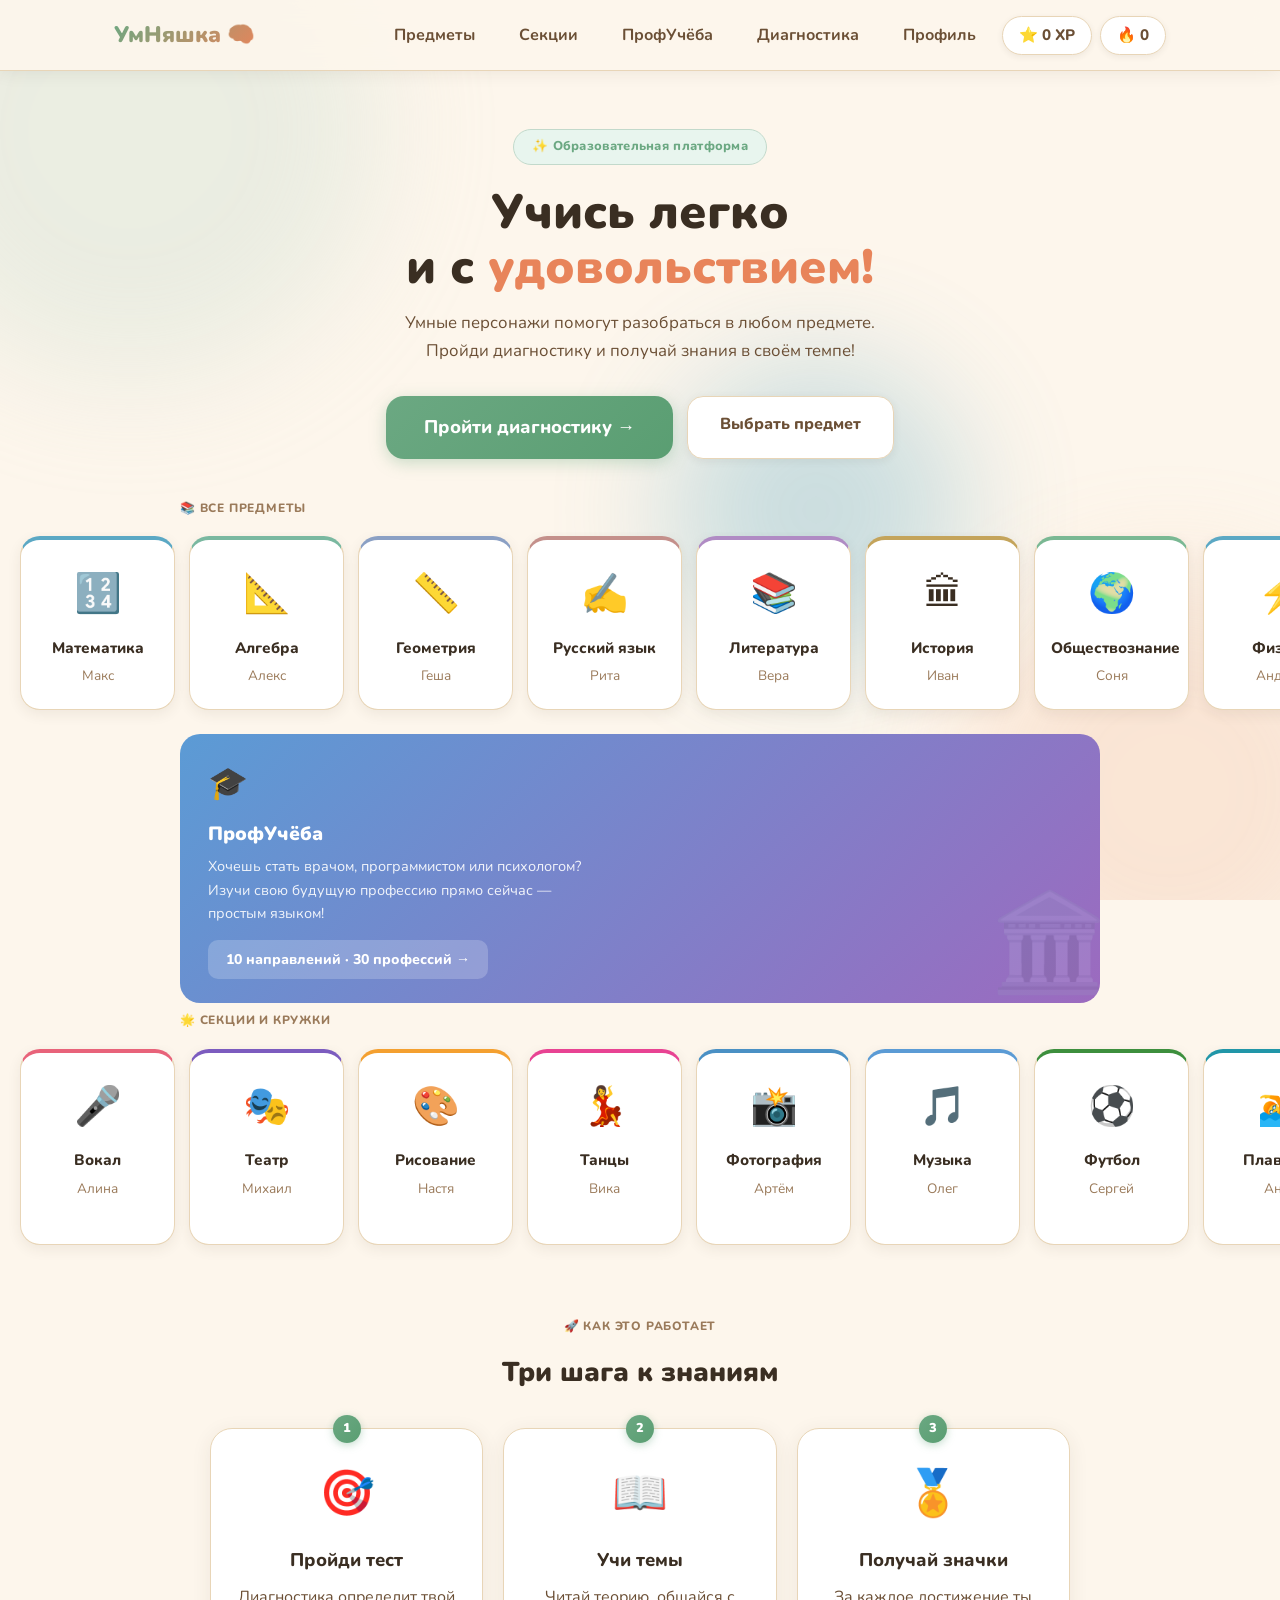
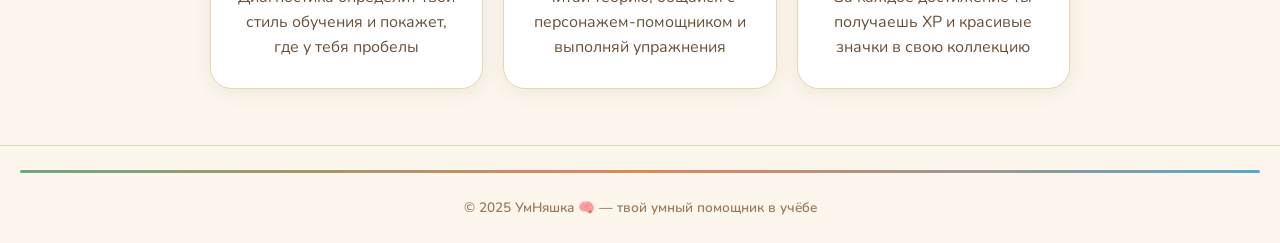
<file: index.html>
<!DOCTYPE html>
<html lang="ru">
<head>
  <meta charset="UTF-8">
  <meta name="viewport" content="width=device-width, initial-scale=1.0">
  <title>УмНяшка 🧠 — Учись легко и с удовольствием!</title>
  <link href="https://fonts.googleapis.com/css2?family=Nunito:wght@400;600;700;800;900&display=swap" rel="stylesheet">
  <link rel="stylesheet" href="css/style.css">
</head>
<body>
  <!-- Background blobs -->
  <div class="bg-deco">
    <div class="bg-blob blob1"></div>
    <div class="bg-blob blob2"></div>
    <div class="bg-blob blob3"></div>
  </div>

  <nav class="navbar">
    <div class="nav-inner">
      <a href="index.html" class="nav-logo">УмНяшка 🧠</a>
      <button class="nav-hamburger" onclick="this.nextElementSibling.classList.toggle('open')">☰</button>
      <div class="nav-links">
        <a href="subjects.html">Предметы</a>
        <a href="sections.html">Секции</a>
        <a href="profuniversity.html">ПрофУчёба</a>
        <a href="test.html">Диагностика</a>
        <a href="profile.html">Профиль</a>
        <span id="nav-xp" class="nav-badge">⭐ 0 XP</span>
        <span id="nav-streak" class="nav-badge">🔥 0</span>
      </div>
    </div>
  </nav>

  <!-- Hero -->
  <section class="hero">
    <div class="hero-inner">
      <div class="hero-badge">✨ Образовательная платформа</div>
      <h1>Учись легко<br>и с <span>удовольствием!</span></h1>
      <p class="hero-sub">Умные персонажи помогут разобраться в любом предмете. Пройди диагностику и получай знания в своём темпе!</p>
      <div class="hero-btns">
        <a href="test.html" class="btn btn-primary btn-large">Пройти диагностику →</a>
        <a href="subjects.html" class="btn-ghost btn-large" style="border-radius:16px;padding:14px 32px;font-size:1rem;font-weight:800;display:inline-block;background:var(--card);border:1.5px solid var(--border);color:var(--text2);cursor:pointer;transition:.2s;font-family:'Nunito',sans-serif;">Выбрать предмет</a>
      </div>
    </div>
  </section>

  <!-- Subjects strip -->
  <section class="subjects-strip-section">
    <div class="container" style="padding-bottom:0">
      <div class="section-label" style="padding: 0 4px 0 0">📚 Все предметы</div>
    </div>
    <div class="subjects-strip-scroll" id="subjects-strip">
      <div class="loading-text">Загружаем предметы...</div>
    </div>
  </section>

  <!-- ПрофУчёба banner -->
  <section style="padding:0 0 8px">
    <div class="container">
      <a href="profuniversity.html" style="display:block;text-decoration:none;background:linear-gradient(135deg,#5b9bd5,#9c6abf);border-radius:20px;padding:24px 28px;color:#fff;position:relative;overflow:hidden">
        <div style="font-size:2rem;margin-bottom:8px">🎓</div>
        <div style="font-weight:900;font-size:1.2rem;margin-bottom:4px">ПрофУчёба</div>
        <div style="font-size:.9rem;opacity:.9;max-width:400px">Хочешь стать врачом, программистом или психологом? Изучи свою будущую профессию прямо сейчас — простым языком!</div>
        <div style="margin-top:14px;background:rgba(255,255,255,.2);border-radius:10px;display:inline-block;padding:8px 18px;font-weight:800;font-size:.88rem">10 направлений · 30 профессий →</div>
        <div style="position:absolute;right:-10px;bottom:-20px;font-size:6rem;opacity:.15">🏛️</div>
      </a>
    </div>
  </section>

  <!-- Sections strip -->
  <section class="subjects-strip-section">
    <div class="container" style="padding-bottom:0">
      <div class="section-label" style="padding: 0 4px 0 0">🌟 Секции и кружки</div>
    </div>
    <div class="subjects-strip-scroll" id="sections-strip">
      <div class="loading-text">Загружаем секции...</div>
    </div>
  </section>

  <!-- How it works -->
  <section class="steps-section">
    <div style="text-align:center;margin-bottom:32px;position:relative;z-index:5">
      <div class="section-label">🚀 Как это работает</div>
      <div class="section-title">Три шага к знаниям</div>
    </div>
    <div class="steps-grid">
      <div class="step-card fade-up" style="animation-delay:.05s">
        <div class="step-num">1</div>
        <span class="step-icon">🎯</span>
        <h3>Пройди тест</h3>
        <p>Диагностика определит твой стиль обучения и покажет, где у тебя пробелы</p>
      </div>
      <div class="step-card fade-up" style="animation-delay:.15s">
        <div class="step-num">2</div>
        <span class="step-icon">📖</span>
        <h3>Учи темы</h3>
        <p>Читай теорию, общайся с персонажем-помощником и выполняй упражнения</p>
      </div>
      <div class="step-card fade-up" style="animation-delay:.25s">
        <div class="step-num">3</div>
        <span class="step-icon">🏅</span>
        <h3>Получай значки</h3>
        <p>За каждое достижение ты получаешь XP и красивые значки в свою коллекцию</p>
      </div>
    </div>
  </section>

  <footer class="footer">
    <div class="container">
      <p>© 2025 УмНяшка 🧠 — твой умный помощник в учёбе</p>
    </div>
  </footer>

  <script src="js/app.js"></script>
  <script src="js/ui.js"></script>
  <script>
    // Sections strip
    fetch('data/sections.json')
      .then(r => r.json())
      .then(sections => {
        const strip = document.getElementById('sections-strip');
        const CAT_COLORS = { creative: '#e8637a', sport: '#3d8f3d', advanced: '#7c5cbf' };
        strip.innerHTML = sections.map(s => `
          <a href="section.html?id=${s.id}" class="subject-mini-card" style="border-top:4px solid ${s.color}">
            <span class="subject-mini-emoji">${s.emoji}</span>
            <div class="subject-mini-name">${s.name}</div>
            <div class="subject-mini-char">${s.char}</div>
          </a>
        `).join('');
      })
      .catch(() => {
        document.getElementById('sections-strip').innerHTML = '';
      });
  </script>
  <script>
    fetch('data/subjects.json')
      .then(r => r.json())
      .then(subjects => {
        const strip = document.getElementById('subjects-strip');
        strip.innerHTML = subjects.map(s => `
          <a href="subject.html?id=${s.id}&grade=${getGrade()}" class="subject-mini-card" style="border-top:4px solid ${s.color}">
            <span class="subject-mini-emoji">${s.emoji}</span>
            <div class="subject-mini-name">${s.name}</div>
            <div class="subject-mini-char">${s.char}</div>
          </a>
        `).join('');
      })
      .catch(() => {
        document.getElementById('subjects-strip').innerHTML = '<p style="padding:0 20px;color:var(--text3)">Не удалось загрузить предметы</p>';
      });
  </script>
</body>
</html>
</file>
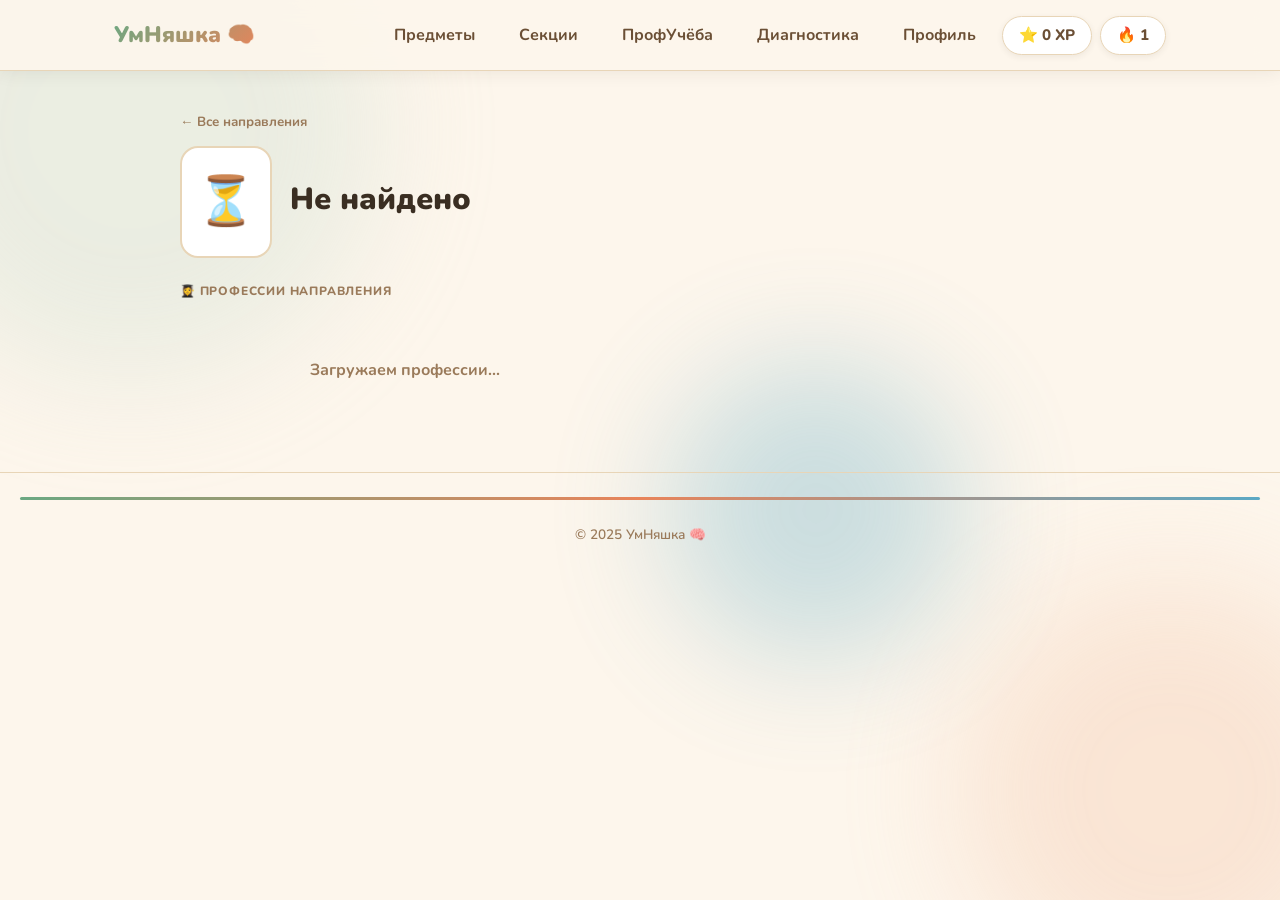
<file: profdir.html>
<!DOCTYPE html>
<html lang="ru">
<head>
  <meta charset="UTF-8">
  <meta name="viewport" content="width=device-width, initial-scale=1.0">
  <title>Направление — ПрофУчёба 🎓</title>
  <link href="https://fonts.googleapis.com/css2?family=Nunito:wght@400;600;700;800;900&display=swap" rel="stylesheet">
  <link rel="stylesheet" href="css/style.css">
  <style>
    .dir-header { padding:32px 0 24px; }
    .dir-header-inner { display:flex; align-items:center; gap:18px; flex-wrap:wrap; }
    .dir-big-emoji {
      font-size:3rem; background:var(--card); border-radius:18px;
      padding:14px; border:2px solid var(--border);
    }
    .dir-hdr-info h1 { font-size:1.9rem; font-weight:900; margin-bottom:6px; }
    .dir-hdr-info p { color:var(--text2); font-size:.93rem; }

    .prof-grid {
      display:grid; grid-template-columns:repeat(auto-fill,minmax(300px,1fr));
      gap:20px; margin-bottom:48px;
    }
    .prof-card {
      background:var(--card); border-radius:20px; border:1.5px solid var(--border);
      overflow:hidden; transition:.18s; text-decoration:none; display:block;
    }
    .prof-card:hover { transform:translateY(-3px); box-shadow:0 8px 28px rgba(0,0,0,.1); }
    .prof-card-top {
      padding:20px 20px 16px; border-bottom:1px solid var(--border);
      display:flex; align-items:center; gap:14px;
    }
    .prof-avatar {
      width:52px; height:52px; border-radius:14px;
      display:flex; align-items:center; justify-content:center;
      font-size:1.6rem; flex-shrink:0;
    }
    .prof-card-name { font-size:1.1rem; font-weight:900; margin-bottom:3px; }
    .prof-card-desc { color:var(--text2); font-size:.83rem; line-height:1.4; }
    .prof-topics {
      padding:14px 20px;
    }
    .prof-topics-label {
      font-size:.7rem; font-weight:900; text-transform:uppercase;
      letter-spacing:.06em; color:var(--text3); margin-bottom:8px;
    }
    .prof-topic-row {
      display:flex; align-items:center; gap:8px; padding:5px 0;
      border-bottom:1px solid var(--border); font-size:.85rem; font-weight:700;
    }
    .prof-topic-row:last-child { border-bottom:none; }
    .topic-done-dot {
      width:8px; height:8px; border-radius:50%; flex-shrink:0;
    }
    .prof-start-btn {
      display:block; margin:12px 20px 16px;
      padding:11px; background:var(--sage); color:#fff;
      border-radius:12px; text-align:center; font-weight:800;
      font-size:.9rem; text-decoration:none; transition:.2s;
    }
    .prof-start-btn:hover { filter:brightness(1.08); }
    .prof-progress-bar {
      height:4px; background:var(--border); margin:0 20px 4px;
      border-radius:4px;
    }
    .prof-progress-fill { height:100%; background:var(--sage); border-radius:4px; }
    .prof-progress-text {
      padding:0 20px 4px; font-size:.72rem; color:var(--text3); font-weight:700;
    }
  </style>
</head>
<body>
  <div class="bg-deco">
    <div class="bg-blob blob1"></div>
    <div class="bg-blob blob2"></div>
    <div class="bg-blob blob3"></div>
  </div>

  <nav class="navbar">
    <div class="nav-inner">
      <a href="index.html" class="nav-logo">УмНяшка 🧠</a>
      <button class="nav-hamburger" onclick="this.nextElementSibling.classList.toggle('open')">☰</button>
      <div class="nav-links">
        <a href="subjects.html">Предметы</a>
        <a href="sections.html">Секции</a>
        <a href="profuniversity.html">ПрофУчёба</a>
        <a href="test.html">Диагностика</a>
        <a href="profile.html">Профиль</a>
        <span id="nav-xp" class="nav-badge">⭐ 0 XP</span>
        <span id="nav-streak" class="nav-badge">🔥 0</span>
      </div>
    </div>
  </nav>

  <div class="container">
    <div class="dir-header">
      <div style="margin-bottom:10px">
        <a href="profuniversity.html" style="color:var(--text3);font-size:.83rem;font-weight:700;text-decoration:none">← Все направления</a>
      </div>
      <div class="dir-header-inner">
        <div class="dir-big-emoji" id="hdr-emoji">⏳</div>
        <div class="dir-hdr-info">
          <h1 id="hdr-name">Загрузка...</h1>
          <p id="hdr-desc"></p>
        </div>
      </div>
    </div>

    <div class="section-label" style="margin-bottom:16px">👩‍🎓 Профессии направления</div>
    <div class="prof-grid" id="prof-grid">
      <div class="loading-text">Загружаем профессии...</div>
    </div>
  </div>

  <footer class="footer">
    <div class="container"><p>© 2025 УмНяшка 🧠</p></div>
  </footer>

  <script src="js/app.js"></script>
  <script>
  const dirId = new URLSearchParams(location.search).get('id');

  fetch('data/profuniversity.json')
    .then(r => r.json())
    .then(directions => {
      const dir = directions.find(d => d.id === dirId);
      if (!dir) { document.getElementById('hdr-name').textContent = 'Не найдено'; return; }

      document.title = dir.name + ' — ПрофУчёба 🎓';
      document.getElementById('hdr-emoji').textContent = dir.emoji;
      document.getElementById('hdr-name').textContent = dir.name;
      document.getElementById('hdr-desc').textContent = dir.desc;

      const grid = document.getElementById('prof-grid');
      grid.innerHTML = dir.professions.map(prof => {
        const doneTopics = get(`pu_done_${dirId}_${prof.id}`, []);
        const totalTopics = prof.topics.length;
        const donePct = Math.round(doneTopics.length / totalTopics * 100);

        const topicsHTML = prof.topics.slice(0,4).map((t, i) => {
          const done = doneTopics.includes(t.id);
          return `<div class="prof-topic-row">
            <div class="topic-done-dot" style="background:${done ? 'var(--sage)' : 'var(--border)'}"></div>
            ${t.title}
          </div>`;
        }).join('') + (totalTopics > 4 ? `<div class="prof-topic-row" style="color:var(--text3)">
          <div class="topic-done-dot" style="background:var(--border)"></div>
          + ещё ${totalTopics - 4} темы
        </div>` : '');

        return `
          <div class="prof-card">
            <div class="prof-card-top">
              <div class="prof-avatar" style="background:${dir.color}22">${prof.emoji}</div>
              <div>
                <div class="prof-card-name">${prof.name}</div>
                <div class="prof-card-desc">${prof.desc}</div>
              </div>
            </div>
            <div class="prof-topics">
              <div class="prof-topics-label">📚 Темы курса</div>
              ${topicsHTML}
            </div>
            <div class="prof-progress-bar">
              <div class="prof-progress-fill" style="width:${donePct}%"></div>
            </div>
            <div class="prof-progress-text">${doneTopics.length} из ${totalTopics} тем · ${donePct}%</div>
            <a href="proflesson.html?dir=${dirId}&prof=${prof.id}&topic=${prof.topics[0].id}" class="prof-start-btn">
              ${doneTopics.length > 0 ? '▶ Продолжить' : '🚀 Начать изучение'} →
            </a>
          </div>`;
      }).join('');
    });

  updateNavXP();
  updateNavStreak();
  </script>
</body>
</html>
</file>
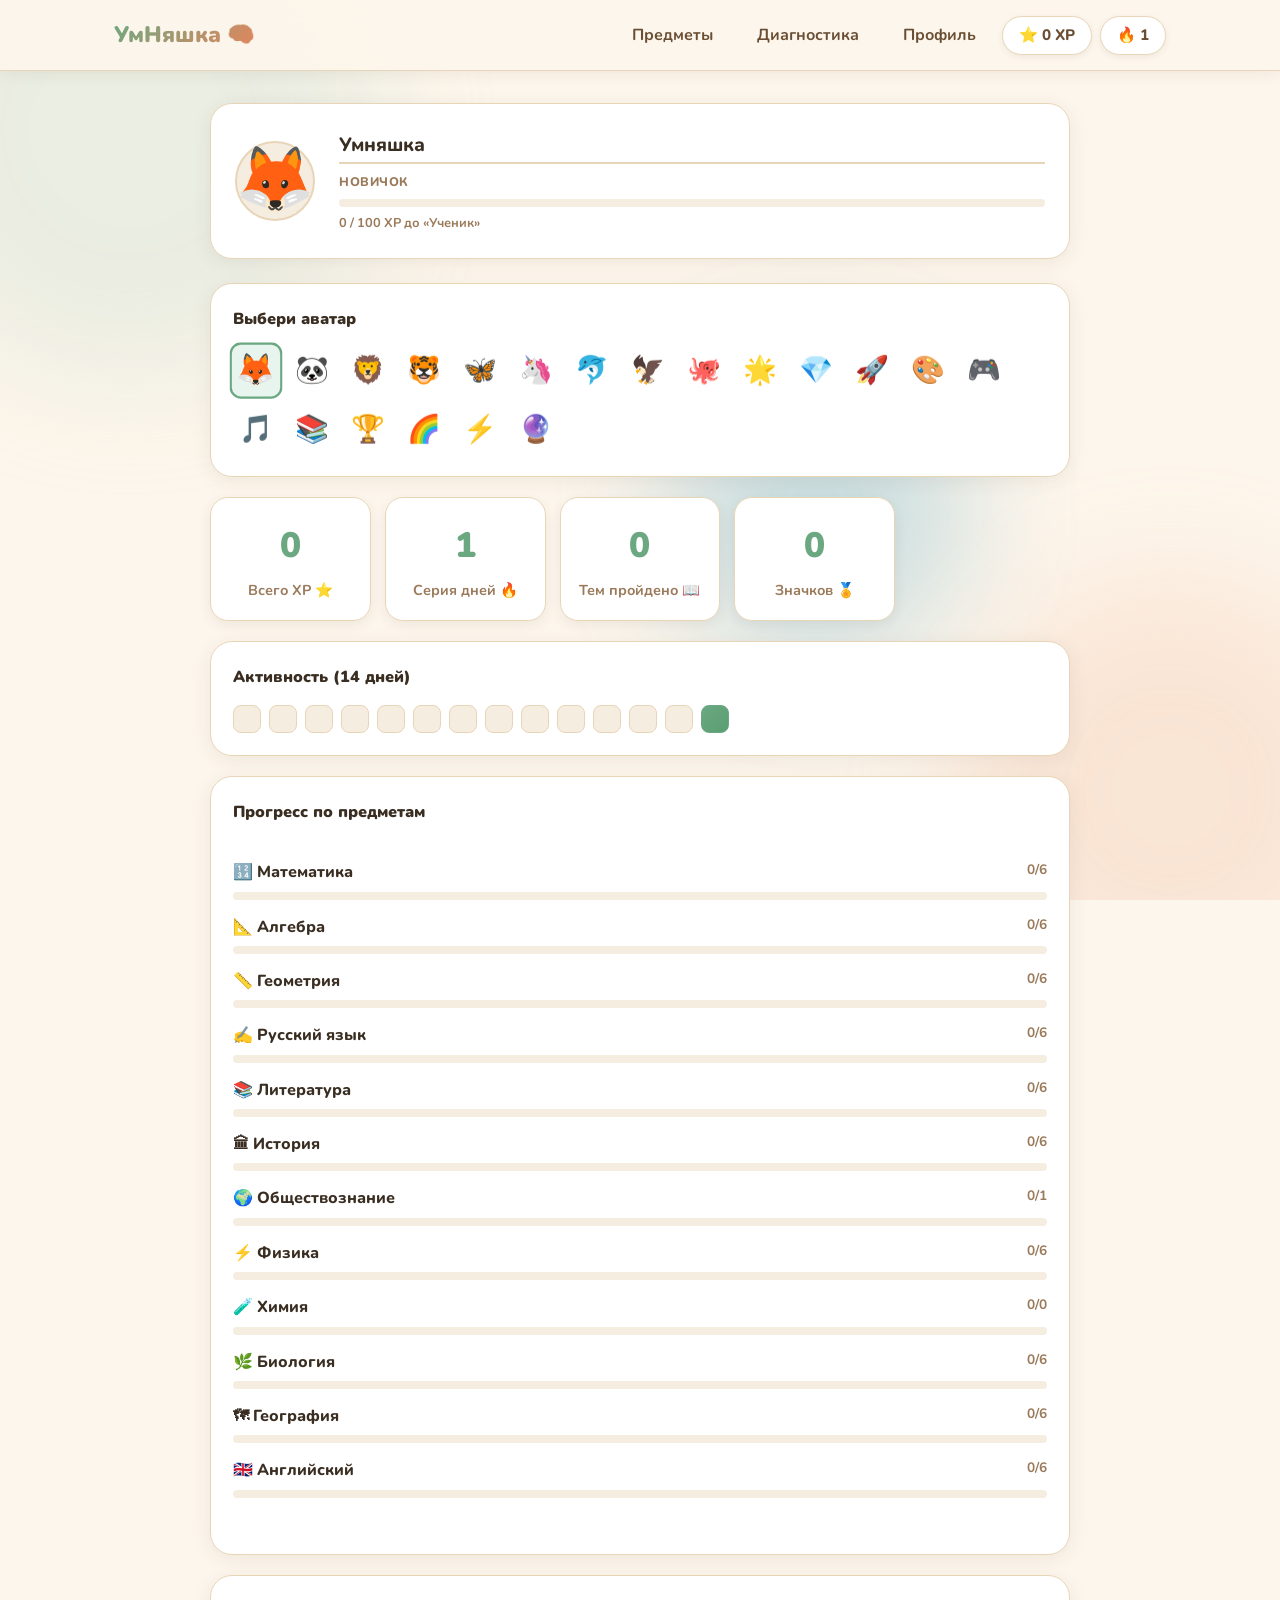
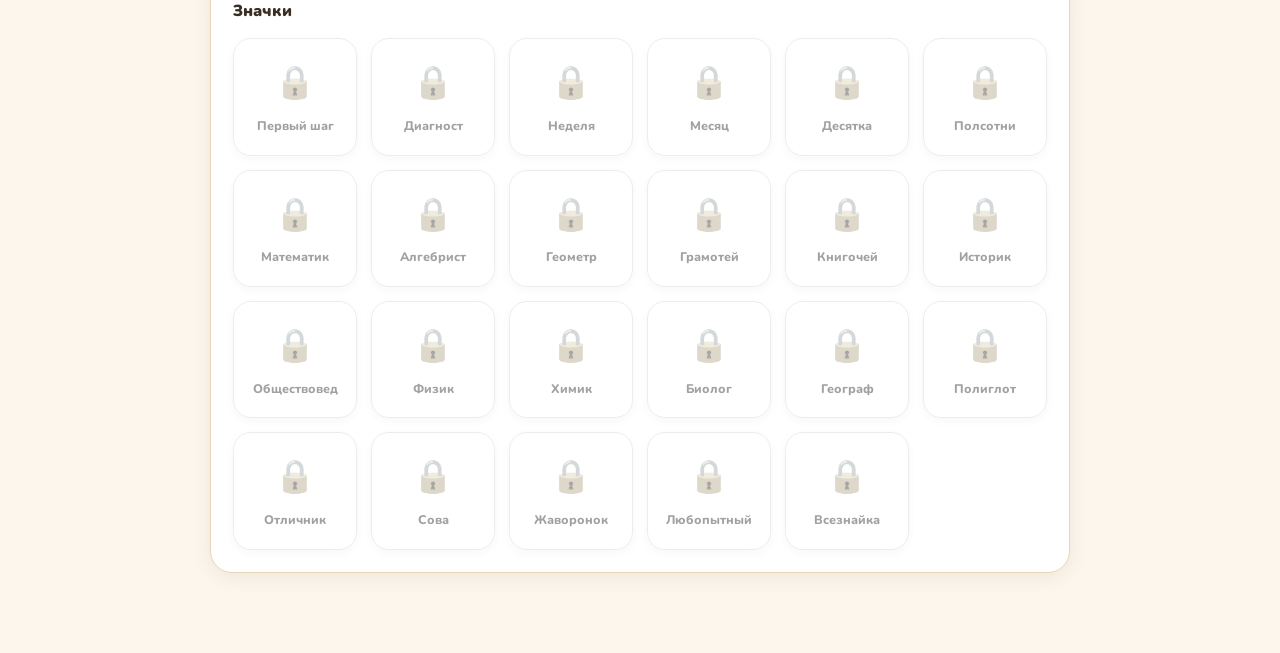
<file: profile.html>
<!DOCTYPE html>
<html lang="ru">
<head>
  <meta charset="UTF-8">
  <meta name="viewport" content="width=device-width, initial-scale=1.0">
  <title>Профиль — УмНяшка 🧠</title>
  <link href="https://fonts.googleapis.com/css2?family=Nunito:wght@400;600;700;800;900&display=swap" rel="stylesheet">
  <link rel="stylesheet" href="css/style.css">
  <style>
    .activity-dots { display: flex; gap: 8px; flex-wrap: wrap; }
    .activity-dot { width: 28px; height: 28px; border-radius: 8px; background: var(--bg2); border: 1.5px solid var(--border); transition: .2s; }
    .activity-dot.active { background: linear-gradient(135deg, var(--sage), #5a9e72); border-color: var(--sage); }
    .avatar-btn {
      background: none; border: 2px solid transparent; border-radius: 10px;
      font-size: 1.7rem; cursor: pointer; padding: 4px; transition: .2s;
      font-family: 'Nunito', sans-serif;
    }
    .avatar-btn:hover, .avatar-btn.selected {
      border-color: var(--sage); background: var(--sage-light); transform: scale(1.15);
    }
    .badge-card-emoji { font-size: 2rem; display: block; margin-bottom: 6px; }
    .badge-card-name { font-size: .78rem; font-weight: 800; color: var(--text); }
    .badge-card-xp { font-size: .7rem; color: var(--sage); font-weight: 800; margin-top: 4px; }
  </style>
</head>
<body>
  <div class="bg-deco">
    <div class="bg-blob blob1"></div>
    <div class="bg-blob blob2"></div>
    <div class="bg-blob blob3"></div>
  </div>

  <nav class="navbar">
    <div class="nav-inner">
      <a href="index.html" class="nav-logo">УмНяшка 🧠</a>
      <button class="nav-hamburger" onclick="this.nextElementSibling.classList.toggle('open')">☰</button>
      <div class="nav-links">
        <a href="subjects.html">Предметы</a>
        <a href="test.html">Диагностика</a>
        <a href="profile.html">Профиль</a>
        <span id="nav-xp" class="nav-badge">⭐ 0 XP</span>
        <span id="nav-streak" class="nav-badge">🔥 0</span>
      </div>
    </div>
  </nav>

  <div class="container" style="padding-top:32px;padding-bottom:60px;max-width:900px">

    <!-- Profile header -->
    <div class="profile-header">
      <div id="avatar-display" class="profile-avatar-big">🦊</div>
      <div class="profile-info">
        <input type="text" id="nickname-input" class="nickname-input" placeholder="Твой ник" maxlength="20">
        <div id="level-label" class="level-label">Новичок</div>
        <div class="level-bar-wrap">
          <div class="level-bar-fill" id="level-bar" style="width:0%"></div>
        </div>
        <div id="level-progress-text" style="font-size:.8rem;color:var(--text3);margin-top:6px;font-weight:700"></div>
      </div>
    </div>

    <!-- Avatar Picker -->
    <div class="section-card">
      <h3>Выбери аватар</h3>
      <div class="avatar-grid" id="avatar-grid"></div>
    </div>

    <!-- Stats -->
    <div class="stats-grid">
      <div class="stat-card">
        <div class="stat-val" id="stat-xp">0</div>
        <div class="stat-label">Всего XP ⭐</div>
      </div>
      <div class="stat-card">
        <div class="stat-val" id="stat-streak">0</div>
        <div class="stat-label">Серия дней 🔥</div>
      </div>
      <div class="stat-card">
        <div class="stat-val" id="stat-topics">0</div>
        <div class="stat-label">Тем пройдено 📖</div>
      </div>
      <div class="stat-card">
        <div class="stat-val" id="stat-badges">0</div>
        <div class="stat-label">Значков 🏅</div>
      </div>
    </div>

    <!-- Activity -->
    <div class="section-card">
      <h3>Активность (14 дней)</h3>
      <div class="activity-dots" id="activity-dots"></div>
    </div>

    <!-- Subject Progress -->
    <div class="section-card">
      <h3>Прогресс по предметам</h3>
      <div id="subject-progress" class="loading-text" style="padding:20px 0">Загрузка...</div>
    </div>

    <!-- Badges -->
    <div class="section-card">
      <h3>Значки</h3>
      <div class="badges-grid" id="badges-grid">
        <div class="loading-text" style="padding:20px 0">Загрузка...</div>
      </div>
    </div>
  </div>

  <script src="js/app.js"></script>
  <script src="js/ui.js"></script>
  <script>
    const AVATARS = ['🦊','🐼','🦁','🐯','🦋','🦄','🐬','🦅','🐙','🌟','💎','🚀','🎨','🎮','🎵','📚','🏆','🌈','⚡','🔮'];

    function initProfile() {
      const profile = getProfile();

      // Avatar display & picker
      document.getElementById('avatar-display').textContent = profile.avatar || '🦊';
      const grid = document.getElementById('avatar-grid');
      grid.innerHTML = AVATARS.map(a => `<button class="avatar-btn ${a === profile.avatar ? 'selected' : ''}" onclick="selectAvatar('${a}')">${a}</button>`).join('');

      // Nickname
      const nicknameInput = document.getElementById('nickname-input');
      nicknameInput.value = profile.nickname || '';
      nicknameInput.addEventListener('input', () => {
        const p = getProfile();
        p.nickname = nicknameInput.value;
        setProfile(p);
      });

      // XP & level
      const xp = getXP();
      const lvl = getLevel(xp);
      const prog = getLevelProgress(xp);
      document.getElementById('level-label').textContent = lvl.name;
      document.getElementById('level-bar').style.width = prog.pct + '%';
      document.getElementById('level-progress-text').textContent = prog.max === Infinity
        ? `${xp} XP — максимальный уровень!`
        : `${prog.current} / ${prog.total} XP до «${prog.next}»`;

      // Stats
      document.getElementById('stat-xp').textContent = xp;
      document.getElementById('stat-streak').textContent = getStreak();
      const topicsObj = get('topics', {});
      document.getElementById('stat-topics').textContent = Object.keys(topicsObj).length;
      const badges = getBadges();
      document.getElementById('stat-badges').textContent = badges.length;

      // Activity dots
      const activeDates = get('active_dates', []);
      const dots = document.getElementById('activity-dots');
      const today = new Date();
      dots.innerHTML = Array.from({length: 14}, (_, i) => {
        const d = new Date(today);
        d.setDate(d.getDate() - (13 - i));
        const key = d.toISOString().split('T')[0];
        const active = activeDates.includes(key);
        const label = d.toLocaleDateString('ru', {month:'short', day:'numeric'});
        return `<div class="activity-dot ${active ? 'active' : ''}" title="${label}"></div>`;
      }).join('');

      // Subject progress
      Promise.all([
        fetch('data/subjects.json').then(r => r.json()),
        fetch('data/topics.json').then(r => r.json())
      ]).then(([subjects, topics]) => {
        const grade = getGrade();
        document.getElementById('subject-progress').innerHTML = subjects.map(s => {
          const gradeTopics = (topics[s.id] && topics[s.id][grade]) || [];
          const total = gradeTopics.length;
          const prog = getProgress(s.id, grade, total);
          return `
            <div style="margin-bottom:14px">
              <div style="display:flex;justify-content:space-between;margin-bottom:6px">
                <span style="font-weight:800;color:var(--text)">${s.emoji} ${s.name}</span>
                <span style="color:var(--text3);font-size:.85rem;font-weight:700">${prog.done}/${prog.total}</span>
              </div>
              <div class="progress-bar-wrap">
                <div class="progress-bar-fill" style="width:${prog.pct}%;background:${s.color}"></div>
              </div>
            </div>
          `;
        }).join('');
      });

      // Badges
      fetch('data/badges.json')
        .then(r => r.json())
        .then(allBadges => {
          const earned = getBadges();
          document.getElementById('badges-grid').innerHTML = allBadges.map(b => {
            const isEarned = earned.includes(b.id);
            return `
              <div class="badge-card ${isEarned ? 'earned' : 'locked'}" title="${b.desc}">
                <span class="badge-card-emoji">${isEarned ? b.emoji : '🔒'}</span>
                <div class="badge-card-name">${b.name}</div>
                ${isEarned ? `<div class="badge-card-xp">+${b.xp_bonus} XP</div>` : ''}
              </div>
            `;
          }).join('');
        })
        .catch(() => {
          document.getElementById('badges-grid').innerHTML = '<p style="color:var(--text3)">Не удалось загрузить значки</p>';
        });
    }

    window.selectAvatar = function(emoji) {
      document.getElementById('avatar-display').textContent = emoji;
      document.querySelectorAll('.avatar-btn').forEach(b => b.classList.remove('selected'));
      event.target.classList.add('selected');
      const p = getProfile();
      p.avatar = emoji;
      setProfile(p);
    };

    initProfile();
  </script>
</body>
</html>
</file>
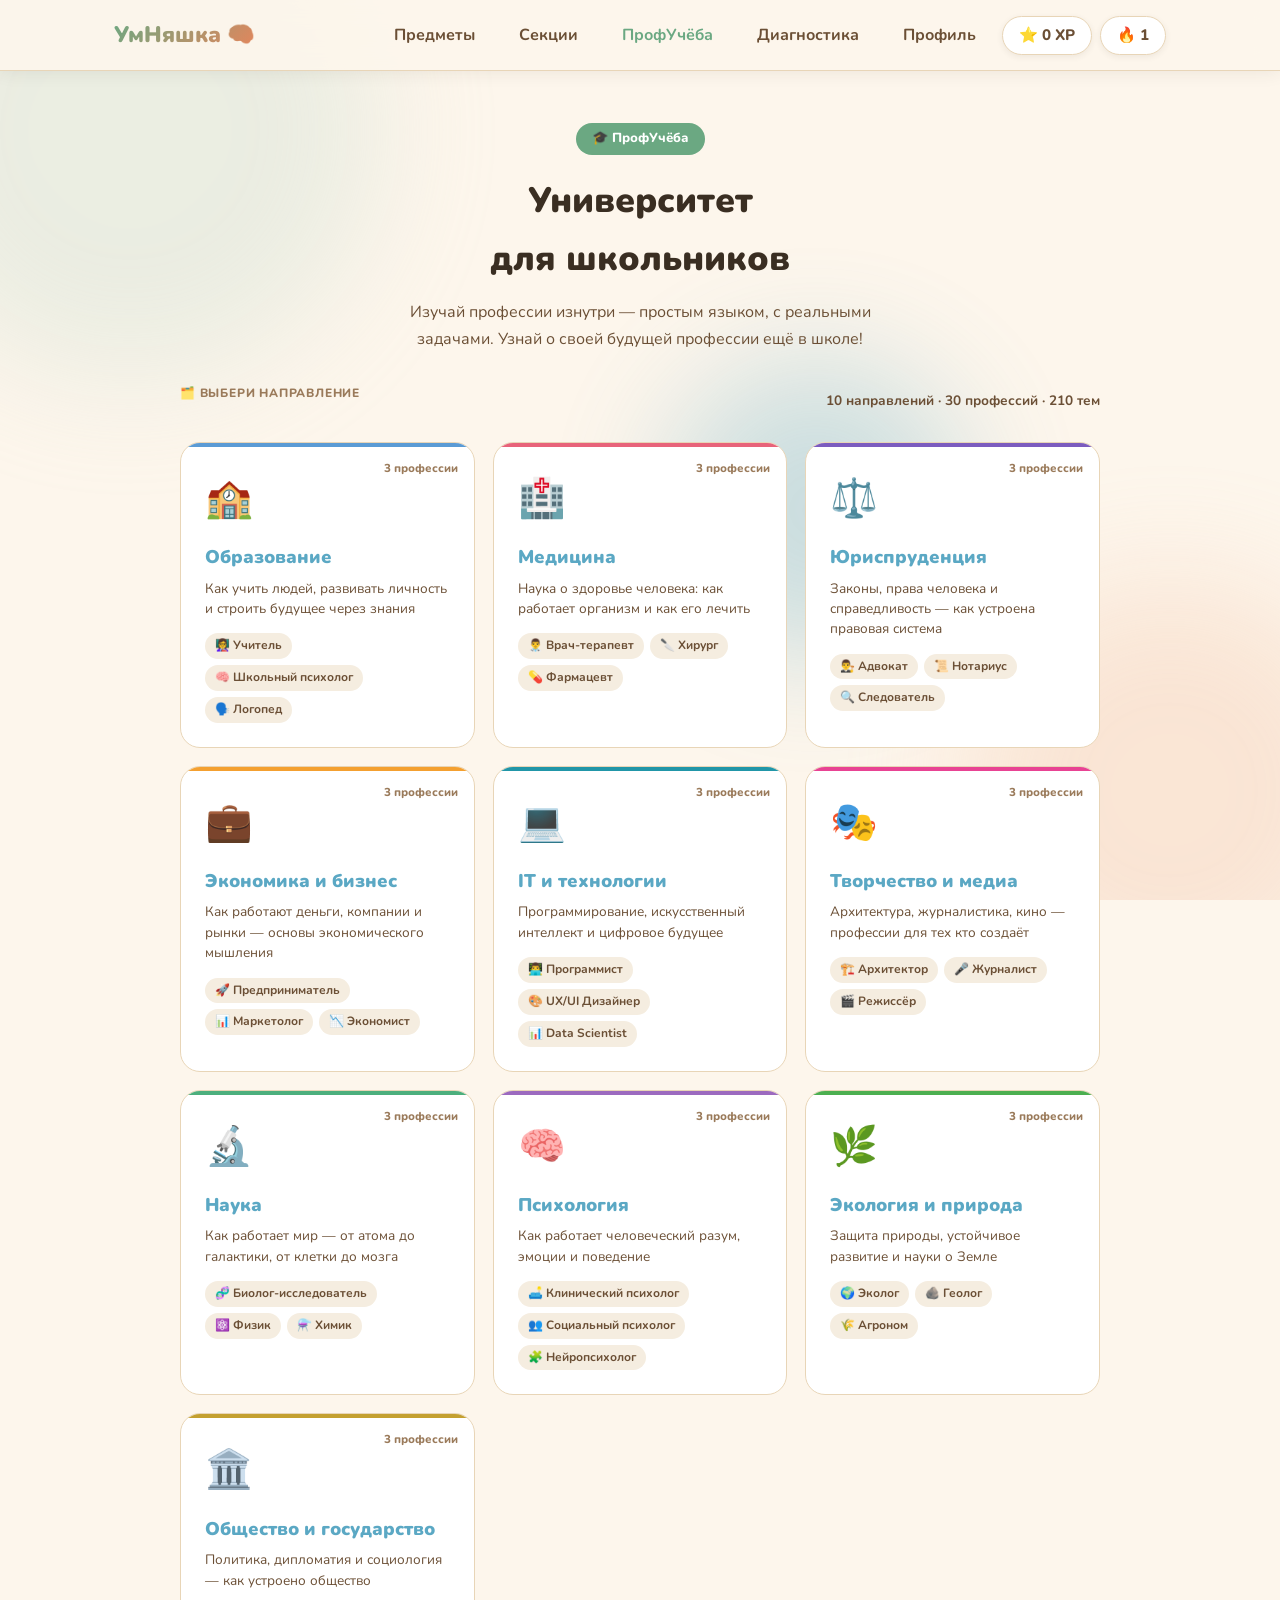
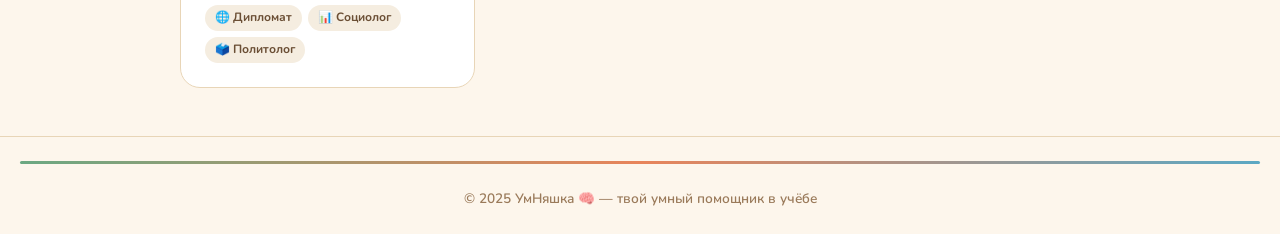
<file: profuniversity.html>
<!DOCTYPE html>
<html lang="ru">
<head>
  <meta charset="UTF-8">
  <meta name="viewport" content="width=device-width, initial-scale=1.0">
  <title>ПрофУчёба — УмНяшка 🧠</title>
  <link href="https://fonts.googleapis.com/css2?family=Nunito:wght@400;600;700;800;900&display=swap" rel="stylesheet">
  <link rel="stylesheet" href="css/style.css">
  <style>
    .pu-hero {
      text-align:center; padding:48px 0 32px;
    }
    .pu-hero h1 { font-size:2.2rem; font-weight:900; margin-bottom:12px; }
    .pu-hero p { color:var(--text2); max-width:540px; margin:0 auto; font-size:1rem; }
    .pu-badge {
      display:inline-block; background:var(--sage); color:#fff;
      border-radius:20px; padding:5px 16px; font-weight:800; font-size:.82rem;
      margin-bottom:16px;
    }
    .dir-grid {
      display:grid; grid-template-columns:repeat(auto-fill,minmax(280px,1fr));
      gap:18px; margin-bottom:48px;
    }
    .dir-card {
      background:var(--card); border-radius:20px; border:1.5px solid var(--border);
      padding:24px; cursor:pointer; transition:.18s; text-decoration:none;
      display:block; position:relative; overflow:hidden;
    }
    .dir-card::before {
      content:''; position:absolute; top:0; left:0; right:0; height:4px;
      background:var(--dc,var(--sage));
    }
    .dir-card:hover { transform:translateY(-3px); box-shadow:0 8px 28px rgba(0,0,0,.1); }
    .dir-emoji { font-size:2.4rem; margin-bottom:12px; }
    .dir-name { font-size:1.15rem; font-weight:900; margin-bottom:6px; }
    .dir-desc { color:var(--text2); font-size:.85rem; line-height:1.5; margin-bottom:14px; }
    .dir-prof-list {
      display:flex; flex-wrap:wrap; gap:6px;
    }
    .dir-prof-chip {
      background:var(--bg2); border-radius:20px; padding:3px 10px;
      font-size:.75rem; font-weight:700; color:var(--text2);
    }
    .dir-count {
      position:absolute; top:16px; right:16px;
      font-size:.72rem; font-weight:800; color:var(--text3);
    }
    .section-header-row {
      display:flex; align-items:center; justify-content:space-between;
      margin-bottom:24px; flex-wrap:wrap; gap:12px;
    }
  </style>
</head>
<body>
  <div class="bg-deco">
    <div class="bg-blob blob1"></div>
    <div class="bg-blob blob2"></div>
    <div class="bg-blob blob3"></div>
  </div>

  <nav class="navbar">
    <div class="nav-inner">
      <a href="index.html" class="nav-logo">УмНяшка 🧠</a>
      <button class="nav-hamburger" onclick="this.nextElementSibling.classList.toggle('open')">☰</button>
      <div class="nav-links">
        <a href="subjects.html">Предметы</a>
        <a href="sections.html">Секции</a>
        <a href="profuniversity.html" style="color:var(--sage)">ПрофУчёба</a>
        <a href="test.html">Диагностика</a>
        <a href="profile.html">Профиль</a>
        <span id="nav-xp" class="nav-badge">⭐ 0 XP</span>
        <span id="nav-streak" class="nav-badge">🔥 0</span>
      </div>
    </div>
  </nav>

  <div class="container">
    <div class="pu-hero">
      <div class="pu-badge">🎓 ПрофУчёба</div>
      <h1>Университет<br>для школьников</h1>
      <p>Изучай профессии изнутри — простым языком, с реальными задачами. Узнай о своей будущей профессии ещё в школе!</p>
    </div>

    <div class="section-header-row">
      <div class="section-label">🗂️ Выбери направление</div>
      <div style="color:var(--text2);font-size:.85rem;font-weight:700">10 направлений · 30 профессий · 210 тем</div>
    </div>

    <div class="dir-grid" id="dir-grid">
      <div class="loading-text">Загружаем направления...</div>
    </div>
  </div>

  <footer class="footer">
    <div class="container">
      <p>© 2025 УмНяшка 🧠 — твой умный помощник в учёбе</p>
    </div>
  </footer>

  <script src="js/app.js"></script>
  <script>
  fetch('data/profuniversity.json')
    .then(r => r.json())
    .then(directions => {
      const grid = document.getElementById('dir-grid');
      grid.innerHTML = directions.map(d => `
        <a href="profdir.html?id=${d.id}" class="dir-card fade-up" style="--dc:${d.color}">
          <div class="dir-count">${d.professions.length} профессии</div>
          <div class="dir-emoji">${d.emoji}</div>
          <div class="dir-name">${d.name}</div>
          <div class="dir-desc">${d.desc}</div>
          <div class="dir-prof-list">
            ${d.professions.map(p => `<span class="dir-prof-chip">${p.emoji} ${p.name}</span>`).join('')}
          </div>
        </a>
      `).join('');
    });
  updateNavXP();
  updateNavStreak();
  </script>
</body>
</html>
</file>
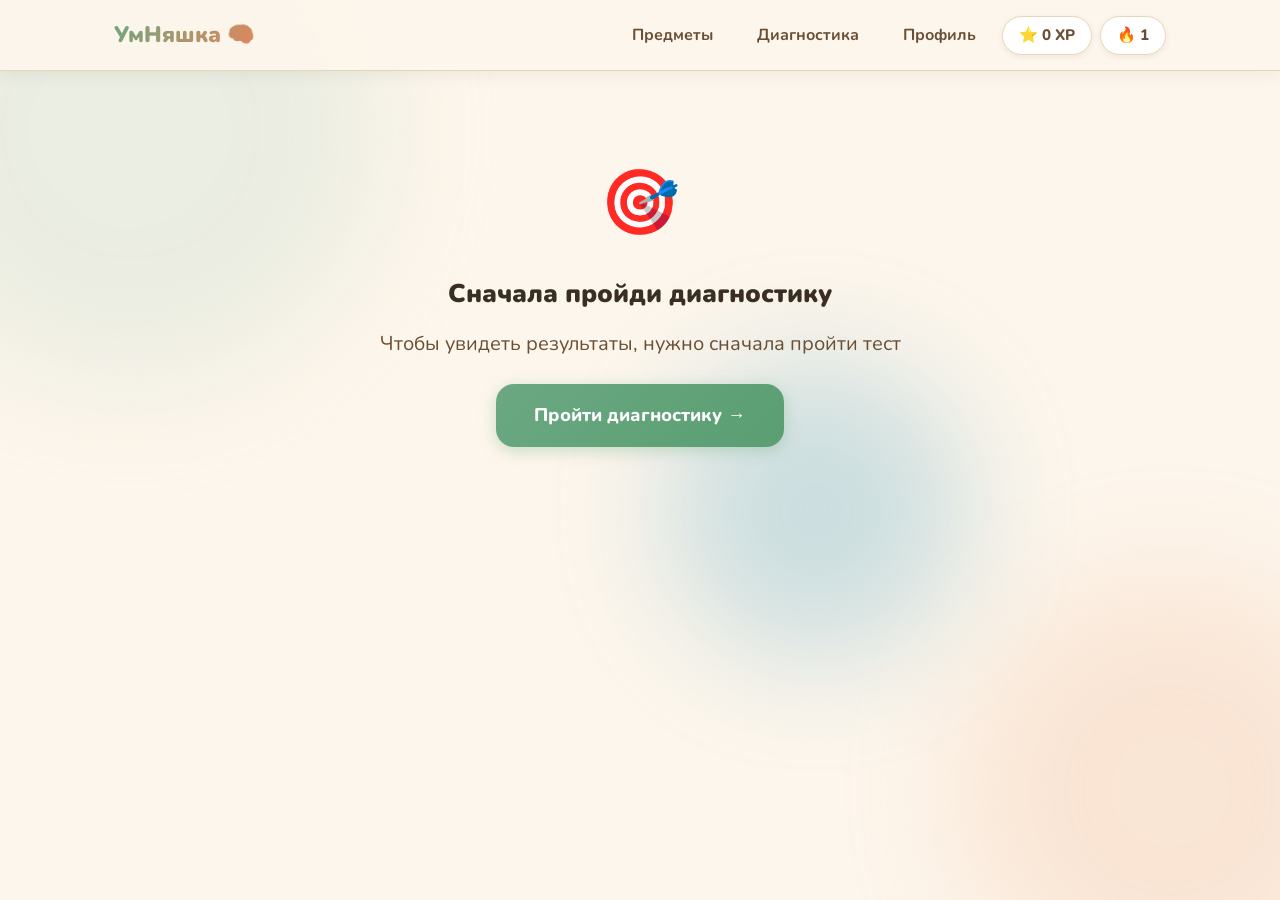
<file: result.html>
<!DOCTYPE html>
<html lang="ru">
<head>
  <meta charset="UTF-8">
  <meta name="viewport" content="width=device-width, initial-scale=1.0">
  <title>Результаты — УмНяшка 🧠</title>
  <link href="https://fonts.googleapis.com/css2?family=Nunito:wght@400;600;700;800;900&display=swap" rel="stylesheet">
  <link rel="stylesheet" href="css/style.css">
</head>
<body>
  <div class="bg-deco">
    <div class="bg-blob blob1"></div>
    <div class="bg-blob blob2"></div>
    <div class="bg-blob blob3"></div>
  </div>

  <nav class="navbar">
    <div class="nav-inner">
      <a href="index.html" class="nav-logo">УмНяшка 🧠</a>
      <button class="nav-hamburger" onclick="this.nextElementSibling.classList.toggle('open')">☰</button>
      <div class="nav-links">
        <a href="subjects.html">Предметы</a>
        <a href="test.html">Диагностика</a>
        <a href="profile.html">Профиль</a>
        <span id="nav-xp" class="nav-badge">⭐ 0 XP</span>
        <span id="nav-streak" class="nav-badge">🔥 0</span>
      </div>
    </div>
  </nav>

  <div id="result-container" class="container" style="padding-bottom:60px">
    <div class="loading-text" style="padding:80px 0">Загружаем результаты...</div>
  </div>

  <script src="js/app.js"></script>
  <script src="js/ui.js"></script>
  <script>
    const STYLE_MAP = {
      practice: { label: 'Практик 🔧', desc: 'Ты лучше всего учишься через решение задач и практику. Тебе важно сразу применять знания.' },
      reader:   { label: 'Читатель 📖', desc: 'Ты любишь читать и вдумчиво разбирать теорию. Конспекты — твой лучший друг.' },
      visual:   { label: 'Визуал 🎥', desc: 'Тебе нужны схемы, видео и наглядные примеры, чтобы понять материал.' },
      teacher:  { label: 'Учитель 🗣️', desc: 'Ты лучше всего запоминаешь, когда объясняешь кому-то другому. Попробуй учить друзей!' }
    };

    const SUBJECT_MAP = {
      math: { name: 'Математика', emoji: '🔢', id: 'math' },
      algebra: { name: 'Алгебра', emoji: '📐', id: 'algebra' },
      geo: { name: 'Геометрия', emoji: '📏', id: 'geo' },
      russian: { name: 'Русский язык', emoji: '✍️', id: 'russian' },
      lit: { name: 'Литература', emoji: '📚', id: 'lit' },
      history: { name: 'История', emoji: '🏛', id: 'history' },
      social: { name: 'Обществознание', emoji: '🌍', id: 'social' },
      physics: { name: 'Физика', emoji: '⚡', id: 'physics' },
      chem: { name: 'Химия', emoji: '🧪', id: 'chem' },
      bio: { name: 'Биология', emoji: '🌿', id: 'bio' },
      geogr: { name: 'География', emoji: '🗺', id: 'geogr' },
      english: { name: 'Английский', emoji: '🇬🇧', id: 'english' }
    };

    function render() {
      const container = document.getElementById('result-container');
      const raw = localStorage.getItem('umnyashka_test_result');

      if (!raw) {
        container.innerHTML = `
          <div style="text-align:center;padding:80px 20px">
            <div style="font-size:4rem;margin-bottom:16px">🎯</div>
            <h2 style="font-size:1.6rem;font-weight:900;color:var(--text);margin-bottom:12px">Сначала пройди диагностику</h2>
            <p style="color:var(--text2);margin-bottom:24px">Чтобы увидеть результаты, нужно сначала пройти тест</p>
            <a href="test.html" class="btn btn-primary btn-large">Пройти диагностику →</a>
          </div>`;
        return;
      }

      const result = JSON.parse(raw);
      const style = STYLE_MAP[result.learn_style] || STYLE_MAP.practice;
      const fav = SUBJECT_MAP[result.fav_subject] || SUBJECT_MAP.math;
      const weak = SUBJECT_MAP[result.weak_subject] || SUBJECT_MAP.russian;
      const favPct = result.fav_score ? Math.round(result.fav_score.correct / (result.fav_score.total || 10) * 100) : 50;
      const weakPct = result.weak_score ? Math.round(result.weak_score.correct / (result.weak_score.total || 10) * 100) : 30;
      const grade = getGrade();

      fetch('data/topics.json')
        .then(r => r.json())
        .then(topics => {
          const weakTopics = (topics[result.weak_subject] && topics[result.weak_subject][grade]) || [];
          const recs = weakTopics.slice(0, 3);
          const recsHtml = recs.length ? recs.map(t =>
            `<a href="topic.html?subject=${result.weak_subject}&grade=${grade}&topic=${t.id}" class="rec-link">📌 ${t.title} →</a>`
          ).join('') : '<p style="color:var(--text3)">Темы скоро появятся!</p>';
          document.getElementById('recs-container').innerHTML = recsHtml;
        })
        .catch(() => {
          document.getElementById('recs-container').innerHTML = '<p style="color:var(--text3)">Не удалось загрузить темы</p>';
        });

      container.innerHTML = `
        <div class="result-hero">
          <div class="section-label">🎓 Диагностика завершена</div>
          <h1>Твой профиль ученика</h1>
          <p>Вот что мы узнали о тебе за 30 вопросов</p>
        </div>

        <div class="result-card fade-up" style="background:linear-gradient(135deg,var(--sky),#4090b0);color:white;border:none;text-align:center">
          <span class="result-card-emoji">🧠</span>
          <h3 style="font-size:1.3rem;font-weight:900;margin:0 0 8px">Стиль обучения: ${style.label}</h3>
          <p style="opacity:.9;margin:0;font-size:.95rem">${style.desc}</p>
        </div>

        <div class="results-grid">
          <div class="result-card result-strong fade-up" style="animation-delay:.1s">
            <span class="result-card-emoji">${fav.emoji}</span>
            <div class="section-label">Сильный предмет</div>
            <div style="font-size:1.3rem;font-weight:900;color:var(--sage);margin-bottom:10px">${fav.name}</div>
            <div class="score-bar-wrap">
              <div class="score-bar-fill" style="width:${favPct}%;background:linear-gradient(90deg,var(--sage),#5a9e72)"></div>
            </div>
            <div style="font-size:.85rem;color:var(--text3);margin-top:6px;font-weight:700">${favPct}% правильных ответов</div>
          </div>

          <div class="result-card result-weak fade-up" style="animation-delay:.2s">
            <span class="result-card-emoji">${weak.emoji}</span>
            <div class="section-label">Требует внимания</div>
            <div style="font-size:1.3rem;font-weight:900;color:var(--peach);margin-bottom:10px">${weak.name}</div>
            <div class="score-bar-wrap">
              <div class="score-bar-fill" style="width:${weakPct}%;background:linear-gradient(90deg,var(--peach),#d06840)"></div>
            </div>
            <div style="font-size:.85rem;color:var(--text3);margin-top:6px;font-weight:700">${weakPct}% правильных ответов</div>
          </div>
        </div>

        <div class="recs-section fade-up" style="animation-delay:.3s">
          <div class="section-label" style="margin-bottom:16px">🎯 Рекомендуем начать с этих тем:</div>
          <div id="recs-container">Загружаем темы...</div>
        </div>

        <div style="text-align:center;padding:16px 0 40px">
          <a href="subjects.html" class="btn btn-primary btn-large" style="margin-right:12px">Начать учиться →</a>
          <a href="test.html" class="btn-ghost btn-large" style="border-radius:16px;padding:14px 28px;font-size:1rem;font-weight:800;display:inline-block;background:var(--card);border:1.5px solid var(--border);color:var(--text2);cursor:pointer;transition:.2s;font-family:'Nunito',sans-serif;">Пройти заново</a>
        </div>
      `;

      checkBadge('diagnostician');
    }

    render();
  </script>
</body>
</html>
</file>
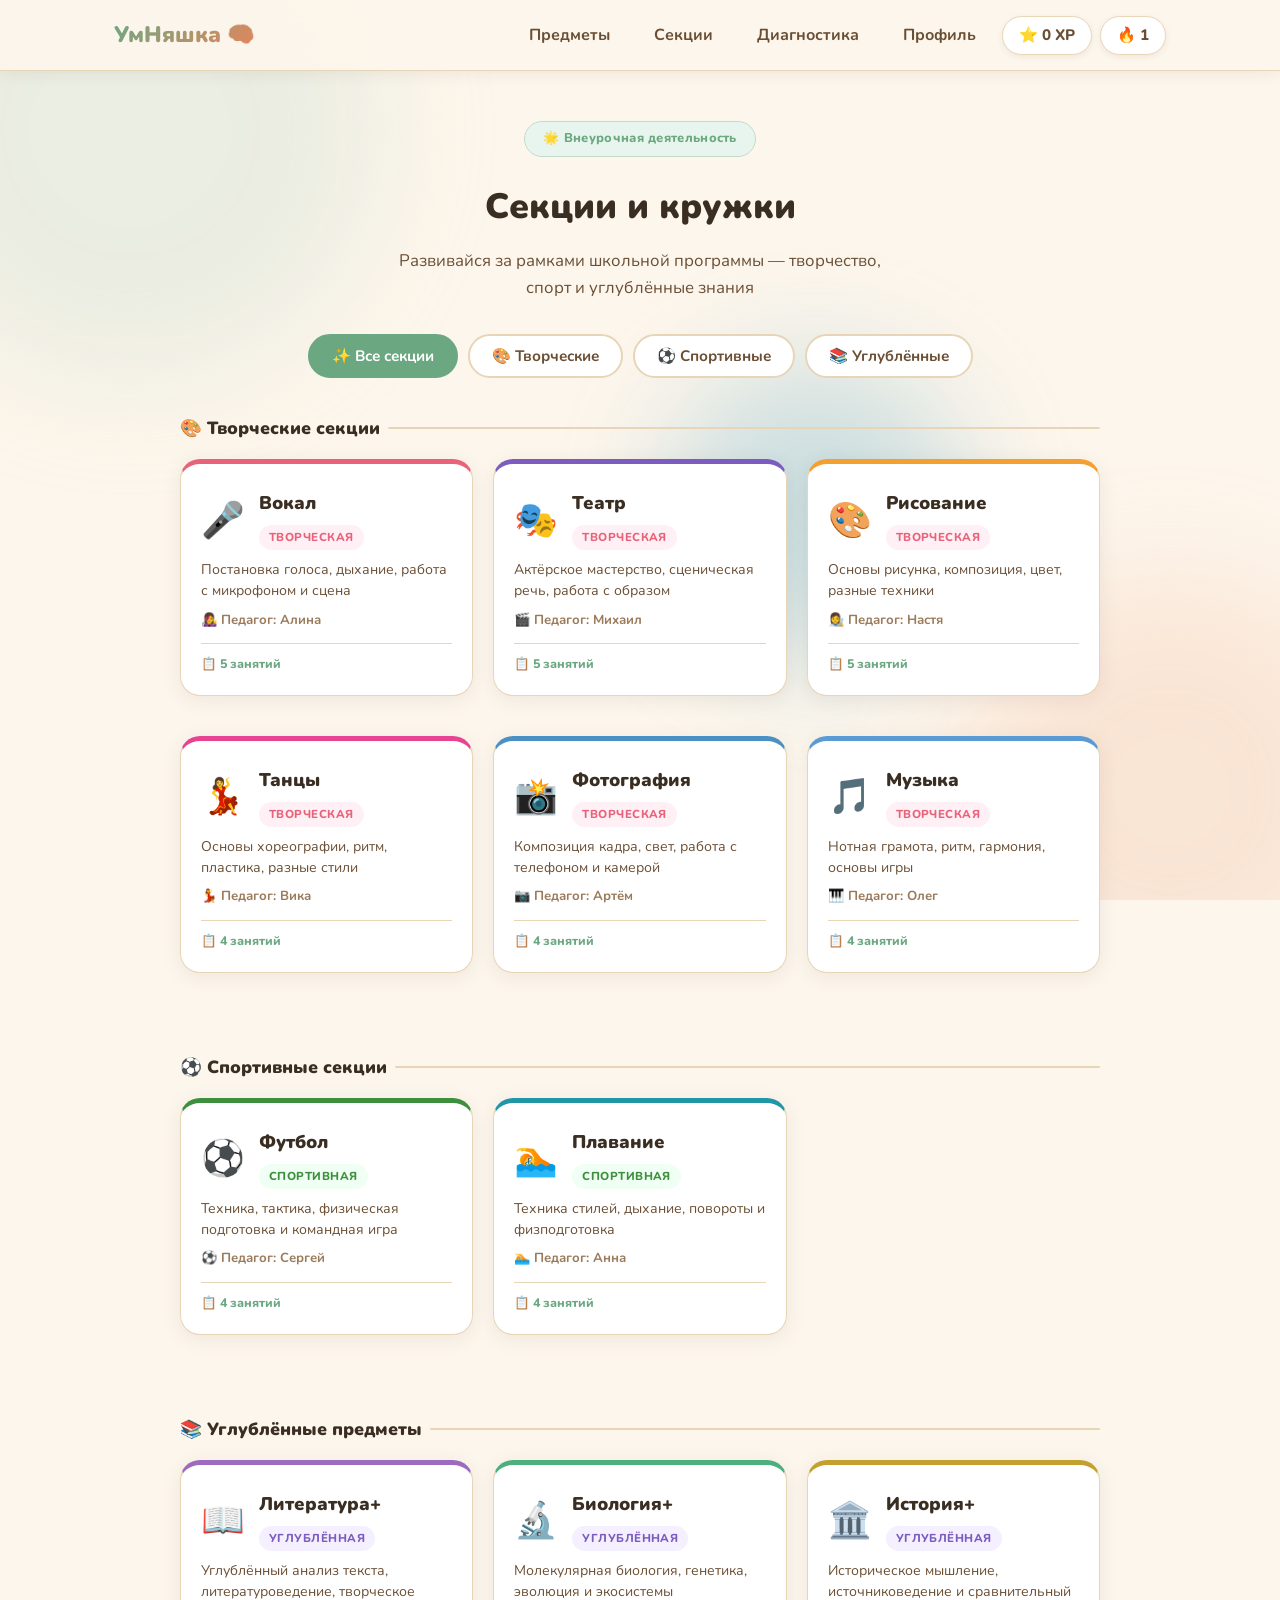
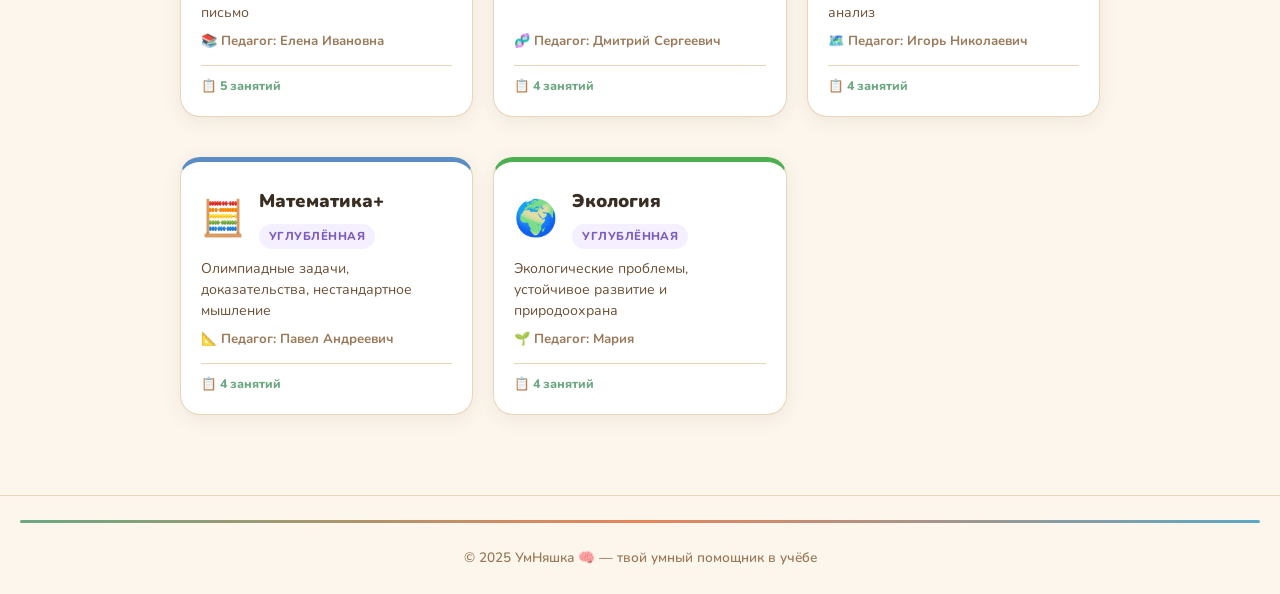
<file: sections.html>
<!DOCTYPE html>
<html lang="ru">
<head>
  <meta charset="UTF-8">
  <meta name="viewport" content="width=device-width, initial-scale=1.0">
  <title>Секции — УмНяшка 🧠</title>
  <link href="https://fonts.googleapis.com/css2?family=Nunito:wght@400;600;700;800;900&display=swap" rel="stylesheet">
  <link rel="stylesheet" href="css/style.css">
  <style>
    .sections-hero {
      padding: 48px 0 32px;
      text-align: center;
    }
    .sections-hero h1 { font-size: 2.2rem; font-weight: 900; margin-bottom: 12px; }
    .sections-hero p { color: var(--text2); font-size: 1.05rem; max-width: 520px; margin: 0 auto; }

    .cat-tabs {
      display: flex; gap: 10px; flex-wrap: wrap;
      justify-content: center; margin-bottom: 36px;
    }
    .cat-tab {
      padding: 10px 22px; border-radius: 24px; border: 2px solid var(--border);
      background: var(--card); cursor: pointer; font-weight: 700;
      font-family: 'Nunito', sans-serif; font-size: .95rem; color: var(--text2);
      transition: .2s;
    }
    .cat-tab:hover { border-color: var(--sage); color: var(--sage); }
    .cat-tab.active { background: var(--sage); border-color: var(--sage); color: #fff; }

    .sections-grid {
      display: grid;
      grid-template-columns: repeat(auto-fill, minmax(260px, 1fr));
      gap: 20px; margin-bottom: 60px;
    }
    .section-card {
      background: var(--card); border-radius: 20px;
      border: 1.5px solid var(--border);
      border-top: 5px solid var(--sc-color, var(--sage));
      padding: 24px 20px 20px;
      cursor: pointer; text-decoration: none; color: var(--text);
      transition: transform .18s, box-shadow .18s;
      display: flex; flex-direction: column; gap: 8px;
    }
    .section-card:hover { transform: translateY(-4px); box-shadow: 0 8px 28px rgba(0,0,0,.08); }
    .section-card-header { display: flex; align-items: center; gap: 14px; }
    .section-card-emoji { font-size: 2.2rem; }
    .section-card-name { font-size: 1.15rem; font-weight: 900; }
    .section-card-cat {
      font-size: .72rem; font-weight: 800; letter-spacing: .04em; text-transform: uppercase;
      padding: 3px 10px; border-radius: 20px; display: inline-block; margin-top: 2px;
    }
    .cat-creative { background: #fff0f5; color: #e8637a; }
    .cat-sport { background: #f0fff4; color: #3d8f3d; }
    .cat-advanced { background: #f5f0ff; color: #7c5cbf; }
    .section-card-desc { font-size: .88rem; color: var(--text2); line-height: 1.5; flex: 1; }
    .section-card-char { font-size: .82rem; color: var(--text3); font-weight: 700; }
    .section-card-topics {
      font-size: .78rem; color: var(--sage); font-weight: 800;
      border-top: 1px solid var(--border); padding-top: 10px; margin-top: 4px;
    }

    .cat-label {
      font-size: 1.1rem; font-weight: 900; color: var(--text);
      margin: 32px 0 16px; display: flex; align-items: center; gap: 8px;
    }
    .cat-label::after {
      content: ''; flex: 1; height: 2px; background: var(--border); border-radius: 2px;
    }

    .hidden { display: none !important; }
  </style>
</head>
<body>
  <div class="bg-deco">
    <div class="bg-blob blob1"></div>
    <div class="bg-blob blob2"></div>
    <div class="bg-blob blob3"></div>
  </div>

  <nav class="navbar">
    <div class="nav-inner">
      <a href="index.html" class="nav-logo">УмНяшка 🧠</a>
      <button class="nav-hamburger" onclick="this.nextElementSibling.classList.toggle('open')">☰</button>
      <div class="nav-links">
        <a href="subjects.html">Предметы</a>
        <a href="sections.html" class="active">Секции</a>
        <a href="test.html">Диагностика</a>
        <a href="profile.html">Профиль</a>
        <span id="nav-xp" class="nav-badge">⭐ 0 XP</span>
        <span id="nav-streak" class="nav-badge">🔥 0</span>
      </div>
    </div>
  </nav>

  <section class="sections-hero">
    <div class="container">
      <div class="hero-badge">🌟 Внеурочная деятельность</div>
      <h1>Секции и кружки</h1>
      <p>Развивайся за рамками школьной программы — творчество, спорт и углублённые знания</p>
    </div>
  </section>

  <div class="container">
    <div class="cat-tabs">
      <button class="cat-tab active" data-filter="all">✨ Все секции</button>
      <button class="cat-tab" data-filter="creative">🎨 Творческие</button>
      <button class="cat-tab" data-filter="sport">⚽ Спортивные</button>
      <button class="cat-tab" data-filter="advanced">📚 Углублённые</button>
    </div>

    <div id="sections-container"></div>
  </div>

  <footer class="footer">
    <div class="container">
      <p>© 2025 УмНяшка 🧠 — твой умный помощник в учёбе</p>
    </div>
  </footer>

  <script src="js/app.js"></script>
  <script src="js/ui.js"></script>
  <script>
    const CAT_LABELS = {
      creative: { label: '🎨 Творческие секции', cls: 'cat-creative', text: 'Творческая' },
      sport:    { label: '⚽ Спортивные секции', cls: 'cat-sport',    text: 'Спортивная' },
      advanced: { label: '📚 Углублённые предметы', cls: 'cat-advanced', text: 'Углублённая' },
    };

    let allSections = [];
    let currentFilter = 'all';

    function renderSections(sections) {
      const container = document.getElementById('sections-container');
      if (!sections.length) {
        container.innerHTML = '<p style="text-align:center;color:var(--text2);padding:40px 0">Секции не найдены</p>';
        return;
      }

      if (currentFilter === 'all') {
        // Группируем по категориям
        const groups = {};
        for (const s of sections) {
          if (!groups[s.category]) groups[s.category] = [];
          groups[s.category].push(s);
        }
        const catOrder = ['creative', 'sport', 'advanced'];
        let html = '';
        for (const cat of catOrder) {
          if (!groups[cat]) continue;
          const info = CAT_LABELS[cat] || {};
          html += `<div class="cat-label">${info.label || cat}</div>`;
          html += `<div class="sections-grid">`;
          html += groups[cat].map(s => sectionCard(s)).join('');
          html += `</div>`;
        }
        container.innerHTML = html;
      } else {
        container.innerHTML = `<div class="sections-grid">${sections.map(s => sectionCard(s)).join('')}</div>`;
      }
    }

    function sectionCard(s) {
      const cat = CAT_LABELS[s.category] || {};
      const topicsCount = s.topics ? s.topics.length : 0;
      return `
        <a href="section.html?id=${s.id}" class="section-card" style="--sc-color:${s.color}">
          <div class="section-card-header">
            <span class="section-card-emoji">${s.emoji}</span>
            <div>
              <div class="section-card-name">${s.name}</div>
              <span class="section-card-cat ${cat.cls || ''}">${cat.text || ''}</span>
            </div>
          </div>
          <div class="section-card-desc">${s.description}</div>
          <div class="section-card-char">${s.char_emoji || '👤'} Педагог: ${s.char}</div>
          <div class="section-card-topics">📋 ${topicsCount} занятий</div>
        </a>`;
    }

    // Tabs
    document.querySelectorAll('.cat-tab').forEach(btn => {
      btn.addEventListener('click', () => {
        document.querySelectorAll('.cat-tab').forEach(b => b.classList.remove('active'));
        btn.classList.add('active');
        currentFilter = btn.dataset.filter;
        const filtered = currentFilter === 'all'
          ? allSections
          : allSections.filter(s => s.category === currentFilter);
        renderSections(filtered);
      });
    });

    // Load
    fetch('data/sections.json')
      .then(r => r.json())
      .then(data => {
        allSections = data;
        renderSections(data);
      })
      .catch(() => {
        document.getElementById('sections-container').innerHTML =
          '<p style="text-align:center;color:var(--text2);padding:40px 0">Не удалось загрузить секции</p>';
      });

    updateNavXP();
    updateNavStreak();
  </script>
</body>
</html>
</file>
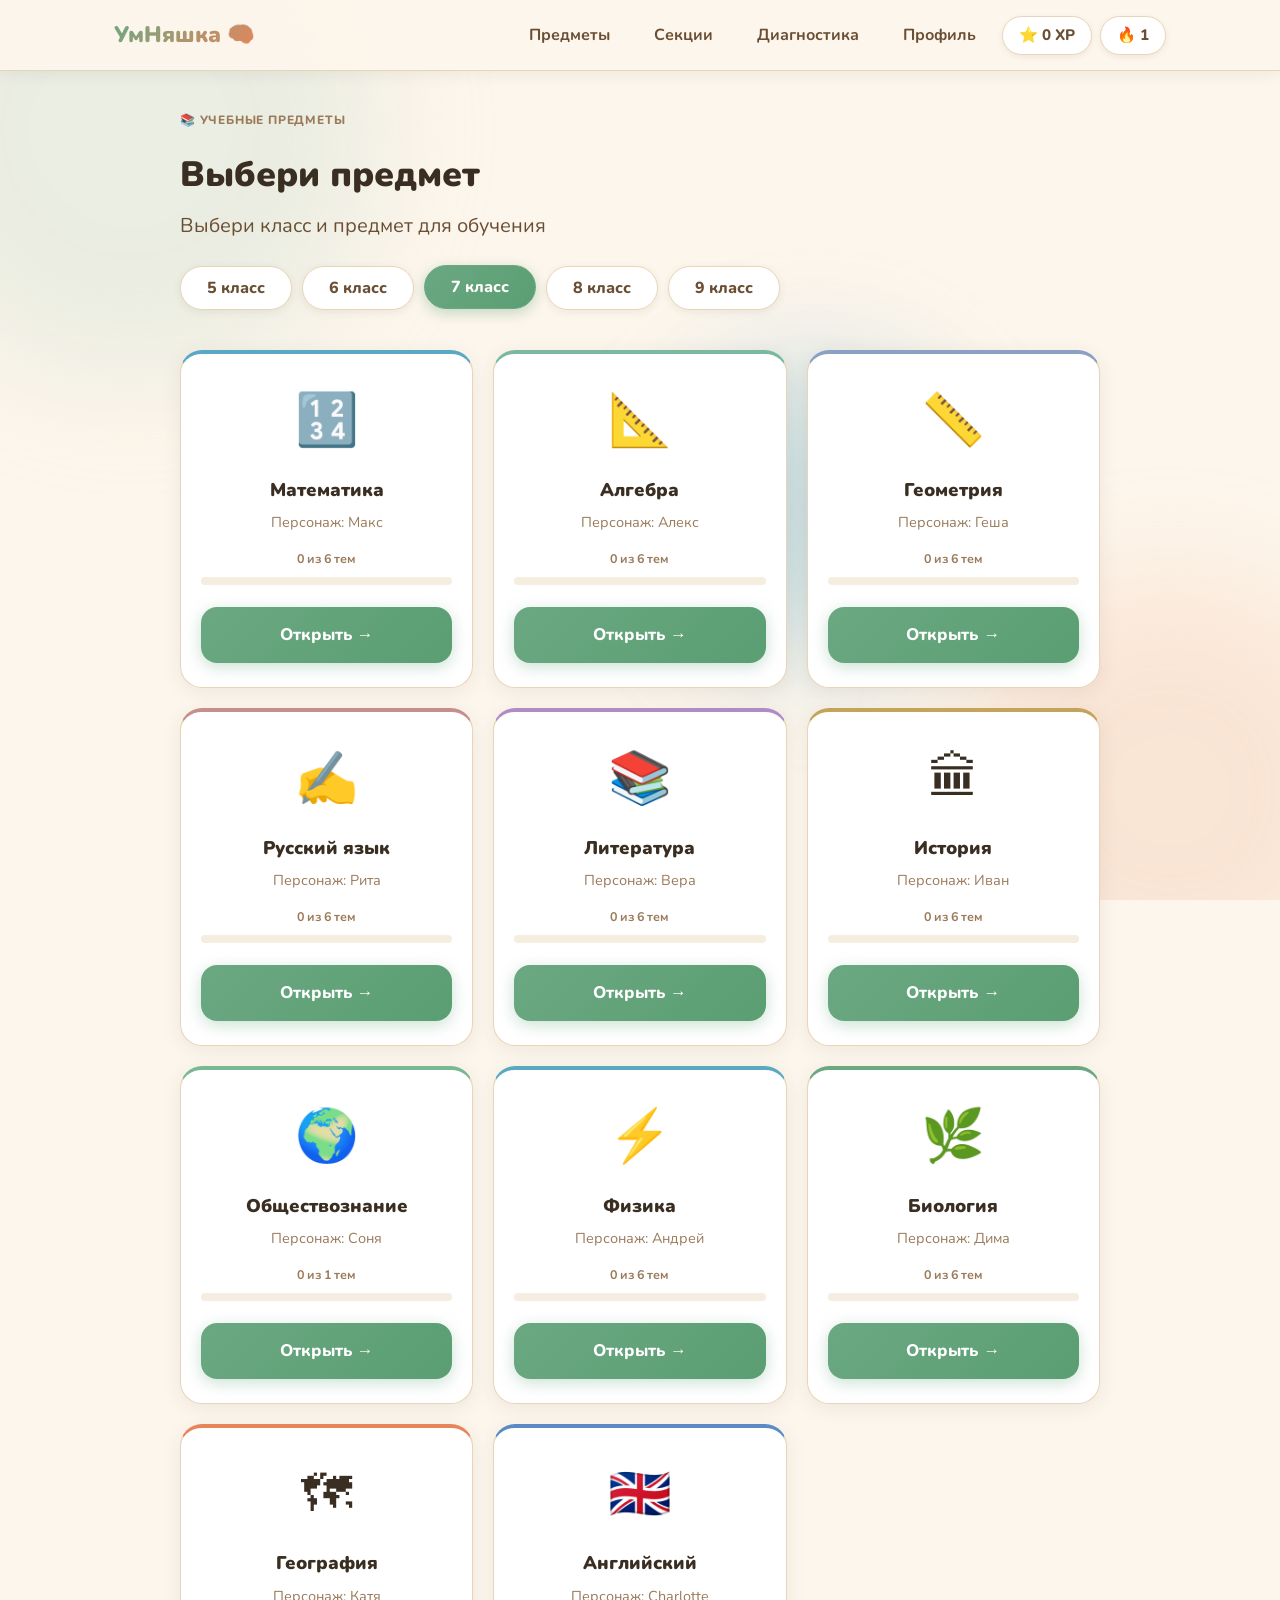
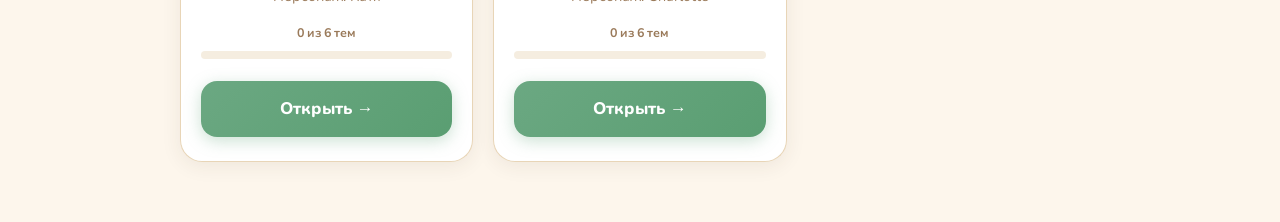
<file: subjects.html>
<!DOCTYPE html>
<html lang="ru">
<head>
  <meta charset="UTF-8">
  <meta name="viewport" content="width=device-width, initial-scale=1.0">
  <title>Предметы — УмНяшка 🧠</title>
  <link href="https://fonts.googleapis.com/css2?family=Nunito:wght@400;600;700;800;900&display=swap" rel="stylesheet">
  <link rel="stylesheet" href="css/style.css">
</head>
<body>
  <div class="bg-deco">
    <div class="bg-blob blob1"></div>
    <div class="bg-blob blob2"></div>
    <div class="bg-blob blob3"></div>
  </div>

  <nav class="navbar">
    <div class="nav-inner">
      <a href="index.html" class="nav-logo">УмНяшка 🧠</a>
      <button class="nav-hamburger" onclick="this.nextElementSibling.classList.toggle('open')">☰</button>
      <div class="nav-links">
        <a href="subjects.html">Предметы</a>
        <a href="sections.html">Секции</a>
        <a href="test.html">Диагностика</a>
        <a href="profile.html">Профиль</a>
        <span id="nav-xp" class="nav-badge">⭐ 0 XP</span>
        <span id="nav-streak" class="nav-badge">🔥 0</span>
      </div>
    </div>
  </nav>

  <div class="subjects-page-header">
    <div class="section-label">📚 Учебные предметы</div>
    <h1>Выбери предмет</h1>
    <p>Выбери класс и предмет для обучения</p>
    <div class="grade-tabs" id="grade-tabs">
      <button class="grade-btn" data-grade="5">5 класс</button>
      <button class="grade-btn" data-grade="6">6 класс</button>
      <button class="grade-btn" data-grade="7">7 класс</button>
      <button class="grade-btn" data-grade="8">8 класс</button>
      <button class="grade-btn" data-grade="9">9 класс</button>
    </div>
  </div>

  <div class="container" style="padding-top:8px;padding-bottom:60px">
    <div class="subjects-grid" id="subjects-grid">
      <div class="loading-text">Загружаем предметы...</div>
    </div>
  </div>

  <script src="js/app.js"></script>
  <script src="js/ui.js"></script>
  <script>
    const GRADE_SUBJECTS = {
      5: ['math','russian','lit','history','bio','geogr','english'],
      6: ['math','russian','lit','history','social','bio','geogr','english'],
      7: ['math','algebra','geo','russian','lit','history','social','physics','bio','geogr','english'],
      8: ['math','algebra','geo','russian','lit','history','social','physics','chem','bio','geogr','english'],
      9: ['math','algebra','geo','russian','lit','history','social','physics','chem','bio','geogr','english']
    };

    let allSubjects = [];
    let topicsData = {};

    Promise.all([
      fetch('data/subjects.json').then(r => r.json()),
      fetch('data/topics.json').then(r => r.json())
    ]).then(([subjects, topics]) => {
      allSubjects = subjects;
      topicsData = topics;
      const grade = initGradeSelector(renderSubjects);
      renderSubjects(grade);
    }).catch(err => {
      document.getElementById('subjects-grid').innerHTML = '<p style="color:red">Ошибка загрузки данных</p>';
    });

    function renderSubjects(grade) {
      const allowed = GRADE_SUBJECTS[grade] || GRADE_SUBJECTS[7];
      const filtered = allSubjects.filter(s => allowed.includes(s.id));
      const grid = document.getElementById('subjects-grid');

      grid.innerHTML = filtered.map(s => {
        const gradeTopics = (topicsData[s.id] && topicsData[s.id][grade]) || [];
        const total = gradeTopics.length;
        const prog = getProgress(s.id, grade, total);

        return `
          <div class="subject-card" style="border-top:4px solid ${s.color}">
            <span class="subject-card-emoji">${s.emoji}</span>
            <div class="subject-card-name">${s.name}</div>
            <div class="subject-card-char">Персонаж: ${s.char}</div>
            ${total > 0 ? `
              <div class="progress-label">${prog.done} из ${prog.total} тем</div>
              <div class="progress-bar-wrap" style="margin:8px 0">
                <div class="progress-bar-fill" style="width:${prog.pct}%;background:${s.color}"></div>
              </div>
            ` : '<div class="progress-label" style="color:var(--peach)">Темы скоро появятся</div>'}
            <a href="subject.html?id=${s.id}&grade=${grade}" class="btn btn-primary" style="width:100%;margin-top:14px">Открыть →</a>
          </div>
        `;
      }).join('');
    }
  </script>
</body>
</html>
</file>
<file: css/style.css>
@import url('https://fonts.googleapis.com/css2?family=Nunito:wght@400;600;700;800;900&display=swap');

/* ===== CSS VARIABLES ===== */
:root {
  --bg:        #fdf6ec;
  --bg2:       #f5ede0;
  --card:      #ffffff;
  --sage:      #6ba882;
  --sage-light:#e8f5ee;
  --sage-mid:  #c2d9cb;
  --peach:     #e8845a;
  --peach-light:#fde9dc;
  --peach-mid: #f4bfa0;
  --sky:       #5ba8c4;
  --sky-light: #dff2fa;
  --gold:      #d4a017;
  --gold-light:#fef3d8;
  --text:      #3a2e22;
  --text2:     #6b4f35;
  --text3:     #9a7a5a;
  --border:    #e8d5b7;
  --shadow:    rgba(58,46,34,.08);
  --shadow2:   rgba(58,46,34,.16);
}

* { box-sizing: border-box; margin: 0; padding: 0; }

body {
  font-family: 'Nunito', sans-serif;
  background: var(--bg);
  color: var(--text);
  font-size: 20px;
  line-height: 1.65;
  min-height: 100vh;
}

a { color: var(--sky); text-decoration: none; }
a:hover { text-decoration: none; }

/* ===== DECORATIVE BACKGROUND ===== */
.bg-deco {
  position: fixed; inset: 0; pointer-events: none; z-index: 0; overflow: hidden;
}
.bg-blob {
  position: absolute; border-radius: 50%; filter: blur(60px); opacity: .30;
}
.blob1 { width: 500px; height: 500px; background: var(--sage-mid);  top: -120px; left: -120px; }
.blob2 { width: 420px; height: 420px; background: var(--peach-mid); bottom: -100px; right: -100px; }
.blob3 { width: 300px; height: 300px; background: var(--sky);       top: 40%; left: 52%; }

/* ===== HEADER / NAV ===== */
.navbar {
  position: sticky; top: 0; z-index: 100;
  background: rgba(253,246,236,.88);
  backdrop-filter: blur(12px);
  border-bottom: 1px solid var(--border);
  box-shadow: 0 2px 16px var(--shadow);
}
.nav-inner {
  max-width: 1100px; margin: 0 auto;
  display: flex; align-items: center; justify-content: space-between;
  padding: 14px 24px; gap: 16px;
}
.nav-logo {
  font-size: 1.4rem; font-weight: 900;
  background: linear-gradient(135deg, var(--sage), var(--peach));
  -webkit-background-clip: text; -webkit-text-fill-color: transparent;
  background-clip: text;
  text-decoration: none; flex-shrink: 0;
}
.nav-links {
  display: flex; align-items: center; gap: 8px; flex-wrap: wrap;
}
.nav-links a {
  color: var(--text2); font-weight: 700; font-size: 1rem;
  padding: 8px 18px; border-radius: 12px;
  transition: .2s; text-decoration: none;
}
.nav-links a:hover { background: var(--sage-light); color: var(--sage); }
.nav-badge {
  background: var(--card); border: 1.5px solid var(--border);
  border-radius: 20px; padding: 6px 16px;
  font-size: .95rem; font-weight: 800; color: var(--text2);
  box-shadow: 0 2px 6px var(--shadow);
}
.nav-hamburger {
  display: none; background: none; border: none;
  font-size: 1.4rem; cursor: pointer; color: var(--text2);
}

/* ===== BUTTONS ===== */
.btn, .btn-primary, .btn-secondary, .btn-sm {
  display: inline-block; border: none; border-radius: 16px;
  padding: 14px 28px; font-size: 1.05rem; font-weight: 800;
  cursor: pointer; font-family: 'Nunito', sans-serif;
  transition: .2s; text-decoration: none; text-align: center;
}
.btn-primary {
  background: linear-gradient(135deg, var(--sage), #5a9e72);
  color: #fff;
  box-shadow: 0 4px 16px rgba(107,168,130,.35);
}
.btn-primary:hover { transform: translateY(-2px); box-shadow: 0 8px 24px rgba(107,168,130,.45); color: #fff; }

.btn-secondary, .btn-ghost {
  background: var(--card); border: 1.5px solid var(--border);
  color: var(--text2);
  box-shadow: 0 2px 8px var(--shadow);
}
.btn-secondary:hover, .btn-ghost:hover {
  border-color: var(--sage); color: var(--sage); background: var(--sage-light);
  transform: translateY(-2px);
}

.btn-peach {
  background: linear-gradient(135deg, var(--peach), #d06840);
  color: #fff; border: none; border-radius: 16px;
  padding: 14px 28px; font-size: 1.05rem; font-weight: 800;
  cursor: pointer; font-family: 'Nunito', sans-serif;
  transition: .2s; text-decoration: none; display: inline-block;
  box-shadow: 0 4px 16px rgba(232,132,90,.35);
}
.btn-peach:hover { transform: translateY(-2px); box-shadow: 0 8px 24px rgba(232,132,90,.45); color: #fff; }

.btn-sm { padding: 10px 20px; font-size: .95rem; border-radius: 12px; }
.btn-large { padding: 16px 38px; font-size: 1.15rem; border-radius: 18px; }

/* ===== CONTAINER ===== */
.container {
  max-width: 960px; margin: 0 auto; padding: 0 20px;
  position: relative; z-index: 5;
}

/* ===== CARDS ===== */
.card {
  background: var(--card); border-radius: 20px;
  border: 1.5px solid var(--border);
  box-shadow: 0 4px 20px var(--shadow);
  transition: .2s;
}
.card:hover { transform: translateY(-4px); box-shadow: 0 8px 28px var(--shadow2); }

/* ===== SECTION LABELS ===== */
.section-label {
  font-size: .75rem; font-weight: 800; text-transform: uppercase;
  letter-spacing: .8px; color: var(--text3); margin-bottom: 14px;
}
.section-title {
  font-size: 1.7rem; font-weight: 900; color: var(--text); margin-bottom: 8px;
}
.section-sub { font-size: 1rem; color: var(--text3); margin-bottom: 24px; }

/* ===== ANIMATIONS ===== */
@keyframes fadeUp {
  from { opacity: 0; transform: translateY(18px); }
  to   { opacity: 1; transform: translateY(0); }
}
@keyframes fadeIn { from { opacity: 0; } to { opacity: 1; } }
@keyframes float { 0%,100% { transform: translateY(0); } 50% { transform: translateY(-8px); } }
@keyframes popIn { from { transform: scale(.5); opacity: 0; } to { transform: scale(1); opacity: 1; } }

.fade-up { animation: fadeUp .45s ease both; }

/* ===== HERO ===== */
.hero {
  position: relative; z-index: 5;
  text-align: center; padding: 56px 24px 40px;
}
.hero-badge {
  display: inline-block;
  background: var(--sage-light); color: var(--sage);
  border: 1.5px solid var(--sage-mid); border-radius: 20px;
  padding: 6px 18px; font-size: .8rem; font-weight: 800;
  margin-bottom: 20px; letter-spacing: .3px;
  animation: fadeUp .5s ease both;
}
.hero h1 {
  font-size: clamp(2rem,6vw,3rem); font-weight: 900; color: var(--text);
  margin-bottom: 14px; line-height: 1.15;
  animation: fadeUp .5s .08s ease both;
}
.hero h1 span { color: var(--peach); }
.hero-sub {
  font-size: 1.05rem; color: var(--text2); max-width: 480px;
  margin: 0 auto 32px; line-height: 1.65;
  animation: fadeUp .5s .16s ease both;
}
.hero-btns {
  display: flex; gap: 14px; justify-content: center; flex-wrap: wrap;
  animation: fadeUp .5s .24s ease both;
}
.hero-inner { max-width: 700px; margin: 0 auto; }

/* ===== SUBJECTS STRIP ===== */
.subjects-strip-section {
  position: relative; z-index: 5;
  padding: 0 0 8px;
}
.subjects-strip-scroll {
  display: flex; gap: 14px;
  overflow-x: auto; padding: 4px 20px 16px;
  scrollbar-width: none;
}
.subjects-strip-scroll::-webkit-scrollbar { display: none; }

.subject-mini-card {
  flex-shrink: 0; width: 155px;
  background: var(--card); border: 1.5px solid var(--border);
  border-radius: 20px; padding: 22px 16px;
  text-align: center; text-decoration: none; color: var(--text);
  box-shadow: 0 4px 14px var(--shadow);
  transition: .2s; display: block;
}
.subject-mini-card:hover { transform: translateY(-5px); box-shadow: 0 10px 24px var(--shadow2); }
.subject-mini-emoji {
  font-size: 2.4rem; margin-bottom: 10px;
  display: block; transition: .2s;
}
.subject-mini-card:hover .subject-mini-emoji { transform: rotate(10deg) scale(1.15); }
.subject-mini-name { font-size: .95rem; font-weight: 800; color: var(--text); margin-bottom: 4px; }
.subject-mini-char { font-size: .85rem; color: var(--text3); }

/* ===== STEPS SECTION ===== */
.steps-section {
  position: relative; z-index: 5;
  padding: 48px 20px 56px;
}
.steps-grid {
  display: grid; grid-template-columns: repeat(3,1fr); gap: 20px;
  max-width: 860px; margin: 0 auto;
}
.step-card {
  background: var(--card); border: 1.5px solid var(--border);
  border-radius: 22px; padding: 28px 22px; text-align: center;
  box-shadow: 0 4px 20px var(--shadow);
  transition: .2s; position: relative;
}
.step-card:hover { transform: translateY(-5px); box-shadow: 0 10px 28px var(--shadow2); }
.step-num {
  position: absolute; top: -14px; left: 50%; transform: translateX(-50%);
  width: 28px; height: 28px; border-radius: 50%;
  background: linear-gradient(135deg, var(--sage), #5a9e72);
  color: #fff; font-size: .8rem; font-weight: 900;
  display: flex; align-items: center; justify-content: center;
  box-shadow: 0 2px 8px rgba(107,168,130,.4);
}
.step-icon { font-size: 2.8rem; margin-bottom: 14px; display: block; transition: .2s; }
.step-card:hover .step-icon { transform: rotate(10deg) scale(1.15); }
.step-card h3 { font-size: 1.15rem; font-weight: 800; color: var(--text); margin-bottom: 10px; }
.step-card p { font-size: 1rem; color: var(--text2); line-height: 1.55; }

/* ===== SECTION ALT ===== */
.section-alt { background: var(--bg2); }
.section { padding: 48px 0; }

/* ===== FOOTER ===== */
.footer {
  position: relative; z-index: 5;
  border-top: 1px solid var(--border);
  padding: 24px 20px; text-align: center;
  color: var(--text3); font-size: .85rem; font-weight: 600;
}
.footer::before {
  content: ''; display: block; height: 3px;
  background: linear-gradient(90deg, var(--sage), var(--peach), var(--sky));
  margin-bottom: 24px; border-radius: 2px;
}

/* ===== GRADE TABS ===== */
.grade-tabs {
  display: flex; gap: 10px; flex-wrap: wrap; margin-bottom: 28px;
}
.grade-btn {
  background: var(--card); border: 1.5px solid var(--border);
  color: var(--text2); border-radius: 22px; padding: 10px 26px;
  font-size: 1rem; font-weight: 800; cursor: pointer;
  font-family: 'Nunito', sans-serif; transition: .2s;
  box-shadow: 0 2px 8px var(--shadow);
}
.grade-btn:hover, .grade-btn.active {
  background: linear-gradient(135deg, var(--sage), #5a9e72);
  color: #fff; border-color: var(--sage);
  box-shadow: 0 4px 14px rgba(107,168,130,.4);
  transform: translateY(-1px);
}

/* ===== SUBJECTS GRID (subjects.html) ===== */
.subjects-page-header {
  position: relative; z-index: 5;
  padding: 40px 20px 0;
  max-width: 960px; margin: 0 auto;
}
.subjects-page-header h1 {
  font-size: clamp(1.6rem,5vw,2.2rem); font-weight: 900; color: var(--text);
  margin-bottom: 6px;
}
.subjects-page-header p { color: var(--text2); margin-bottom: 24px; }

.subjects-grid {
  display: grid; grid-template-columns: repeat(auto-fill, minmax(220px,1fr));
  gap: 20px; margin-top: 4px;
}
.subject-card {
  background: var(--card); border: 1.5px solid var(--border);
  border-radius: 22px; padding: 24px 20px;
  box-shadow: 0 4px 20px var(--shadow);
  transition: .2s; text-align: center;
}
.subject-card:hover { transform: translateY(-5px); box-shadow: 0 10px 28px var(--shadow2); }
.subject-card-emoji {
  font-size: 3.2rem; margin-bottom: 12px; display: block;
  transition: .2s;
}
.subject-card:hover .subject-card-emoji { transform: rotate(12deg) scale(1.15); }
.subject-card-name { font-size: 1.15rem; font-weight: 900; color: var(--text); margin-bottom: 6px; }
.subject-card-char { font-size: .9rem; color: var(--text3); margin-bottom: 14px; }

/* ===== PROGRESS BAR ===== */
.progress-bar-wrap, .pbar-wrap {
  height: 8px; background: var(--bg2); border-radius: 4px; overflow: hidden;
}
.progress-bar-fill, .pbar-fill {
  height: 100%; border-radius: 4px;
  transition: width .6s cubic-bezier(.34,1.2,.64,1);
}
.progress-label {
  font-size: .78rem; color: var(--text3); font-weight: 700; margin-bottom: 4px;
}

/* ===== TEST PAGE ===== */
.test-container {
  position: relative; z-index: 5;
  max-width: 680px; margin: 40px auto 0; padding: 0 20px 60px;
}
.test-header {
  background: var(--card); border: 1.5px solid var(--border);
  border-radius: 20px; padding: 20px 24px; margin-bottom: 24px;
  box-shadow: 0 4px 20px var(--shadow);
}
.phase-label {
  font-size: .75rem; font-weight: 800; text-transform: uppercase;
  letter-spacing: .8px; color: var(--text3); margin-bottom: 10px;
}
.progress-text {
  font-size: .82rem; color: var(--text3); font-weight: 700;
  text-align: right; margin-top: 8px;
}

.question-card {
  background: var(--card); border: 1.5px solid var(--border);
  border-radius: 24px; padding: 32px 28px;
  box-shadow: 0 6px 28px var(--shadow);
  transition: opacity .3s;
  animation: fadeUp .4s ease both;
}
.question-text {
  font-size: 1.35rem; font-weight: 800; color: var(--text);
  line-height: 1.5; margin-bottom: 28px;
}

/* Answer buttons — always 1 column, full width */
.answers-grid {
  display: flex; flex-direction: column; gap: 14px;
}
.answer-btn {
  width: 100%; background: var(--bg2); border: 2px solid var(--border);
  color: var(--text); border-radius: 16px; padding: 18px 22px;
  font-size: 1.1rem; font-weight: 700; cursor: pointer; text-align: left;
  font-family: 'Nunito', sans-serif; transition: .2s; line-height: 1.4;
}
.answer-btn:hover:not(:disabled) {
  border-color: var(--sage); background: var(--sage-light);
  transform: translateX(4px);
}
.answer-btn.selected { border-color: var(--sky); background: var(--sky-light); }
.answer-btn.correct  { border-color: var(--sage); background: var(--sage-light); color: #3a7a55; }
.answer-btn.wrong    { border-color: var(--peach); background: var(--peach-light); color: #a04030; }
.answer-btn:disabled { cursor: default; }

/* Phase badge */
.phase-badge {
  display: inline-block; background: var(--sage-light); color: var(--sage);
  border: 1.5px solid var(--sage-mid); border-radius: 20px;
  padding: 4px 14px; font-size: .75rem; font-weight: 800;
  letter-spacing: .3px; margin-bottom: 10px;
}

/* ===== SUBJECT HEADER BANNER ===== */
.subject-header-banner {
  position: relative; z-index: 5;
}
.subject-banner-inner {
  display: flex; align-items: center; gap: 20px;
  padding: 28px 28px 24px; max-width: 960px; margin: 0 auto;
}
.subject-banner-emoji {
  font-size: 3rem; flex-shrink: 0;
  animation: float 3s ease-in-out infinite;
}

/* ===== TOPIC ROWS ===== */
.topics-header {
  position: relative; z-index: 5;
  max-width: 960px; margin: 0 auto; padding: 24px 20px 0;
}
.back-link {
  display: inline-flex; align-items: center; gap: 8px;
  color: var(--text2); font-weight: 700; font-size: .9rem;
  text-decoration: none; padding: 8px 16px;
  background: var(--card); border: 1.5px solid var(--border);
  border-radius: 12px; box-shadow: 0 2px 8px var(--shadow);
  transition: .2s;
}
.back-link:hover { border-color: var(--sage); color: var(--sage); background: var(--sage-light); }

.topic-row {
  display: flex; align-items: center; gap: 16px;
  background: var(--card); border: 1.5px solid var(--border);
  border-radius: 16px; padding: 16px 20px; margin-bottom: 12px;
  box-shadow: 0 2px 12px var(--shadow); transition: .2s;
}
.topic-row:hover:not(.topic-locked) { transform: translateX(4px); box-shadow: 0 4px 18px var(--shadow2); }
.topic-row.topic-done { border-color: var(--sage-mid); background: var(--sage-light); }
.topic-row.topic-locked { opacity: .55; }
.topic-status { font-size: 1.3rem; flex-shrink: 0; }
.topic-info { flex: 1; }
.topic-title { font-size: 1.1rem; font-weight: 800; color: var(--text); margin-bottom: 6px; }
.topic-meta { display: flex; align-items: center; gap: 10px; }
.topic-xp {
  font-size: .88rem; font-weight: 800; color: var(--sage);
  background: var(--sage-light); border-radius: 10px; padding: 3px 10px;
}
.topic-locked-label {
  font-size: .88rem; color: var(--text3); font-weight: 700;
}

/* ===== TOPIC LAYOUT (2 columns) ===== */
.breadcrumb {
  position: relative; z-index: 5;
  padding: 16px 24px; font-size: .85rem; color: var(--text3);
  font-weight: 700; max-width: 960px; margin: 0 auto;
}
.breadcrumb a { color: var(--text2); text-decoration: none; }
.breadcrumb a:hover { color: var(--sage); }

.topic-layout {
  display: grid; grid-template-columns: 1fr 360px;
  gap: 24px; padding-top: 8px; padding-bottom: 40px;
  align-items: start;
}

/* Theory Panel */
.theory-panel {
  background: var(--card); border: 1.5px solid var(--border);
  border-radius: 22px; padding: 28px 26px;
  box-shadow: 0 4px 20px var(--shadow);
}
.theory-panel h2 {
  font-size: 1.3rem; font-weight: 900; color: var(--text); margin-bottom: 18px;
}
.theory-panel p, .theory-panel li {
  font-size: .95rem; line-height: 1.7; color: var(--text2); margin-bottom: 12px;
}

/* Formula box */
.formula-box {
  background: var(--gold-light); border-left: 4px solid var(--gold);
  border-radius: 0 12px 12px 0; padding: 14px 18px; margin: 16px 0;
  font-size: .95rem; font-weight: 700; color: var(--text);
}
/* Example box */
.example-box {
  background: var(--sky-light); border-left: 4px solid var(--sky);
  border-radius: 0 12px 12px 0; padding: 14px 18px; margin: 16px 0;
  font-size: .9rem; color: var(--text2);
}

/* Chat Panel */
.chat-panel {
  background: var(--card); border: 1.5px solid var(--border);
  border-radius: 22px; padding: 20px;
  box-shadow: 0 4px 20px var(--shadow);
  position: sticky; top: 90px;
  display: flex; flex-direction: column; gap: 12px;
}
.chat-char-header {
  display: flex; align-items: center; gap: 12px;
  padding-bottom: 12px; border-bottom: 1px solid var(--border);
}
.chat-messages {
  min-height: 220px; max-height: 360px; overflow-y: auto;
  display: flex; flex-direction: column; gap: 12px;
  padding: 4px 0;
}
.chat-message, .chat-msg {
  max-width: 88%; padding: 13px 18px; font-size: 1rem; line-height: 1.55;
}
.chat-message.from-char, .chat-msg.char {
  background: var(--bg2); border: 1.5px solid var(--border);
  border-radius: 6px 18px 18px 18px; align-self: flex-start; color: var(--text);
}
.chat-message.from-user, .chat-msg.user {
  background: linear-gradient(135deg, var(--sage), #5a9e72);
  color: #fff; border-radius: 18px 6px 18px 18px; align-self: flex-end;
}
.chat-typing {
  display: flex; gap: 4px; align-self: flex-start; padding: 12px 16px;
  background: var(--bg2); border: 1.5px solid var(--border);
  border-radius: 6px 18px 18px 18px;
}
.chat-typing span {
  width: 8px; height: 8px; background: var(--text3); border-radius: 50%;
  animation: typing 1.2s infinite;
}
.chat-typing span:nth-child(2) { animation-delay: .2s; }
.chat-typing span:nth-child(3) { animation-delay: .4s; }
@keyframes typing { 0%,60%,100%{transform:translateY(0)} 30%{transform:translateY(-8px)} }
.chat-input-row { display: flex; gap: 8px; }
.chat-input {
  flex: 1; border: 1.5px solid var(--border); border-radius: 14px;
  padding: 13px 18px; font-size: 1.05rem; font-family: 'Nunito', sans-serif;
  background: var(--bg2); color: var(--text); outline: none;
  transition: .2s;
}
.chat-input:focus { border-color: var(--sage); background: var(--card); }

/* ===== EXERCISES ===== */
.exercises-section {
  position: relative; z-index: 5;
  padding: 8px 0 48px;
}
.exercises-section h2 {
  font-size: 1.2rem; font-weight: 900; color: var(--text); margin-bottom: 16px;
}
.ex-tabs {
  display: flex; gap: 10px; margin-bottom: 20px; flex-wrap: wrap;
}
.ex-tab {
  background: var(--card); border: 1.5px solid var(--border);
  color: var(--text2); border-radius: 16px; padding: 11px 26px;
  font-size: .98rem; font-weight: 800; cursor: pointer;
  font-family: 'Nunito', sans-serif; transition: .2s;
}
.ex-tab.active, .ex-tab:hover {
  background: linear-gradient(135deg, var(--sage), #5a9e72);
  color: #fff; border-color: var(--sage);
  box-shadow: 0 4px 14px rgba(107,168,130,.35);
}
.ex-panel { display: none; }
.ex-panel.active { display: block; }

/* Exercise items */
.ex-item {
  background: var(--card); border: 1.5px solid var(--border);
  border-radius: 16px; padding: 18px 20px; margin-bottom: 14px;
  box-shadow: 0 2px 12px var(--shadow);
}
.ex-num { font-size: .72rem; font-weight: 800; text-transform: uppercase; letter-spacing: .5px; color: var(--text3); margin-bottom: 6px; }
.ex-text { font-size: 1.1rem; line-height: 1.6; color: var(--text); margin-bottom: 14px; }
.ex-type {
  display: inline-block; font-size: .72rem; padding: 3px 10px; border-radius: 8px;
  margin-bottom: 10px; font-weight: 700; background: var(--bg2); color: var(--text3);
}
.done-badge { font-size: .85rem; color: var(--sage); font-weight: 800; }

/* MCQ options — full width 1 col */
.opt-btn {
  background: var(--bg2); border: 2px solid var(--border);
  color: var(--text); border-radius: 16px; padding: 16px 20px;
  font-size: 1.05rem; font-weight: 700; cursor: pointer; text-align: left;
  font-family: 'Nunito', sans-serif; transition: .2s; line-height: 1.45;
  width: 100%; margin-bottom: 10px; display: block;
}
.opt-btn:hover:not(:disabled) { border-color: var(--sage); background: var(--sage-light); }
.opt-btn.correct  { background: var(--sage-light);  border-color: var(--sage);  color: #3a7a55; }
.opt-btn.partial  { background: var(--gold-light);  border-color: var(--gold);  color: #8a6a10; }
.opt-btn.wrong    { background: var(--peach-light); border-color: var(--peach); color: #a04030; }
.opt-btn:disabled { cursor: default; }

/* Feedback */
.feedback {
  margin-top: 12px; padding: 12px 16px; border-radius: 12px;
  font-size: .88rem; line-height: 1.5;
  background: var(--bg2); border-left: 3px solid var(--sage);
  color: var(--text2);
}

/* Fill-blank */
.fill-input {
  border: 2px solid var(--border); border-radius: 10px;
  padding: 8px 12px; font-family: 'Nunito', sans-serif;
  font-size: .9rem; color: var(--text);
  background: var(--bg2); outline: none; transition: .2s;
  min-width: 120px;
}
.fill-input:focus { border-color: var(--sage); background: var(--card); }
.fill-input.correct { border-color: var(--sage); background: var(--sage-light); }
.fill-input.wrong   { border-color: var(--peach); background: var(--peach-light); }

/* Match grid */
.match-grid { display: grid; grid-template-columns: 1fr 1fr; gap: 10px; }
.match-item {
  background: var(--bg2); border: 2px solid var(--border);
  border-radius: 12px; padding: 10px 14px;
  font-size: .88rem; font-weight: 700; cursor: pointer;
  transition: .2s; text-align: center;
}
.match-item:hover { border-color: var(--sage); background: var(--sage-light); }
.match-item.selected { border-color: var(--sky); background: var(--sky-light); }
.match-item.matched  { border-color: var(--sage); background: var(--sage-light); color: #3a7a55; cursor: default; }

/* Ex completion */
.ex-completion {
  background: linear-gradient(135deg, var(--sage-light), var(--peach-light));
  border: 1.5px solid var(--sage-mid); border-radius: 20px;
  padding: 28px 24px; text-align: center;
  box-shadow: 0 4px 20px var(--shadow);
}

/* ===== RESULT PAGE ===== */
.result-hero {
  position: relative; z-index: 5;
  text-align: center; padding: 48px 20px 32px;
}
.result-hero h1 {
  font-size: clamp(1.6rem,5vw,2.4rem); font-weight: 900; color: var(--text);
  margin-bottom: 8px; animation: fadeUp .5s ease both;
}
.result-hero p { color: var(--text2); animation: fadeUp .5s .1s ease both; }

.result-card {
  background: var(--card); border: 1.5px solid var(--border);
  border-radius: 22px; padding: 24px 22px;
  box-shadow: 0 4px 20px var(--shadow); margin-bottom: 20px;
  animation: fadeUp .5s ease both;
}
.result-card-emoji { font-size: 2.5rem; margin-bottom: 12px; display: block; }
.result-strong { border-top: 4px solid var(--sage); }
.result-weak   { border-top: 4px solid var(--peach); }

.results-grid {
  display: grid; grid-template-columns: 1fr 1fr; gap: 20px; margin-bottom: 24px;
}
.score-bar-wrap { height: 8px; background: var(--bg2); border-radius: 4px; overflow: hidden; margin: 8px 0; }
.score-bar-fill { height: 100%; border-radius: 4px; transition: width .8s cubic-bezier(.34,1.2,.64,1); }

.recs-section {
  background: var(--card); border: 1.5px solid var(--border);
  border-radius: 22px; padding: 24px 22px;
  box-shadow: 0 4px 20px var(--shadow); margin-bottom: 28px;
}
.rec-link {
  display: block; padding: 12px 16px; margin-bottom: 10px;
  background: var(--bg2); border: 1.5px solid var(--border);
  border-radius: 12px; color: var(--text2); font-weight: 700; font-size: .9rem;
  text-decoration: none; transition: .2s;
}
.rec-link:hover {
  border-color: var(--sage); background: var(--sage-light); color: var(--sage);
  transform: translateX(4px);
}

/* ===== PROFILE PAGE ===== */
.profile-header {
  display: flex; align-items: center; gap: 24px;
  background: var(--card); border: 1.5px solid var(--border);
  border-radius: 22px; padding: 24px;
  box-shadow: 0 4px 20px var(--shadow); margin-bottom: 24px;
  animation: fadeUp .5s ease both;
}
.profile-avatar-big {
  font-size: 4rem; flex-shrink: 0;
  width: 80px; height: 80px; display: flex; align-items: center; justify-content: center;
  background: var(--bg2); border-radius: 50%; border: 2.5px solid var(--border);
}
.profile-info { flex: 1; }
.nickname-input {
  font-family: 'Nunito', sans-serif; font-size: 1.2rem; font-weight: 800;
  border: none; border-bottom: 2px solid var(--border); background: transparent;
  color: var(--text); outline: none; width: 100%; padding: 4px 0; margin-bottom: 8px;
  transition: .2s;
}
.nickname-input:focus { border-color: var(--sage); }
.level-label {
  font-size: .78rem; font-weight: 800; text-transform: uppercase;
  letter-spacing: .5px; color: var(--text3); margin-bottom: 6px;
}
.level-bar-wrap { height: 8px; background: var(--bg2); border-radius: 4px; overflow: hidden; }
.level-bar-fill {
  height: 100%; border-radius: 4px;
  background: linear-gradient(90deg, var(--sage), #5a9e72);
  transition: width .8s cubic-bezier(.34,1.2,.64,1);
}

.section-card {
  background: var(--card); border: 1.5px solid var(--border);
  border-radius: 22px; padding: 22px 22px;
  box-shadow: 0 4px 20px var(--shadow); margin-bottom: 20px;
}
.section-card h3 { font-size: 1rem; font-weight: 900; color: var(--text); margin-bottom: 14px; }

.avatar-grid {
  display: flex; flex-wrap: wrap; gap: 10px; font-size: 1.8rem; cursor: pointer;
}
.avatar-grid span {
  padding: 6px; border-radius: 10px; border: 2px solid transparent;
  transition: .2s; display: inline-flex;
}
.avatar-grid span:hover, .avatar-grid span.selected {
  border-color: var(--sage); background: var(--sage-light);
  transform: scale(1.15);
}

.stats-grid {
  display: grid; grid-template-columns: repeat(auto-fill,minmax(140px,1fr));
  gap: 14px; margin-bottom: 20px;
}
.stat-card {
  background: var(--card); border: 1.5px solid var(--border);
  border-radius: 18px; padding: 18px 14px; text-align: center;
  box-shadow: 0 4px 14px var(--shadow);
}
.stat-val { font-size: 2.2rem; font-weight: 900; color: var(--sage); }
.stat-label { font-size: .9rem; color: var(--text3); font-weight: 700; margin-top: 4px; }

.badges-grid {
  display: grid; grid-template-columns: repeat(auto-fill,minmax(110px,1fr));
  gap: 14px;
}
.badge-card {
  background: var(--card); border: 1.5px solid var(--border);
  border-radius: 18px; padding: 18px 12px; text-align: center;
  box-shadow: 0 3px 12px var(--shadow); transition: .2s;
}
.badge-card:hover { transform: translateY(-4px); box-shadow: 0 8px 20px var(--shadow2); }
.badge-card.locked { opacity: .45; filter: grayscale(.8); }
.badge-icon { font-size: 2.8rem; display: block; margin-bottom: 10px; }
.badge-name { font-size: .9rem; font-weight: 800; color: var(--text); }
.badge-desc { font-size: .8rem; color: var(--text3); margin-top: 4px; }

/* ===== CHARACTER BUBBLE ===== */
.char-bubble {
  display: flex; align-items: flex-start; gap: 12px; margin-bottom: 18px;
}
.char-avatar {
  width: 44px; height: 44px; border-radius: 50%; flex-shrink: 0;
  display: flex; align-items: center; justify-content: center;
  font-size: 1.3rem; border: 2px solid var(--border);
  background: var(--bg2); box-shadow: 0 2px 8px var(--shadow);
}
.bubble-text {
  background: var(--card); border: 1.5px solid var(--border);
  border-radius: 4px 18px 18px 18px; padding: 12px 16px;
  font-size: .9rem; line-height: 1.5; color: var(--text);
  max-width: calc(100% - 56px);
  box-shadow: 0 2px 10px var(--shadow);
}

/* ===== CONFETTI ===== */
.confetti-piece {
  position: fixed; top: -20px; border-radius: 3px;
  animation: confettiFall linear forwards; pointer-events: none; z-index: 999;
}
@keyframes confettiFall { to { transform: translateY(110vh) rotate(720deg); opacity: 0; } }

/* ===== BADGE POPUP ===== */
.badge-popup {
  position: fixed; bottom: 20px; left: 50%;
  transform: translateX(-50%) translateY(150px);
  background: white; border-radius: 20px; padding: 16px 24px;
  box-shadow: 0 8px 32px rgba(0,0,0,.15);
  display: flex; align-items: center; gap: 12px;
  z-index: 9999; transition: transform .4s ease;
  border: 1.5px solid var(--border);
}
.badge-popup.show { transform: translateX(-50%) translateY(0); }
.badge-popup .badge-icon { font-size: 32px; }
.badge-popup .badge-title { font-weight: 800; font-size: 15px; color: var(--text); }
.badge-popup .badge-desc { font-size: 13px; color: var(--text3); }

/* ===== LOADING ===== */
.loading-text {
  text-align: center; color: var(--text3); font-size: 1rem;
  font-weight: 700; padding: 40px 20px;
}

/* ===== EXTRA FEATURES ===== */
.extra-features { margin-top: 40px; padding: 0 0 20px; }
.features-grid { display: grid; grid-template-columns: repeat(4,1fr); gap: 14px; }
.feature-card {
  background: var(--card); border-radius: 18px; padding: 18px 14px;
  text-align: center; text-decoration: none; color: inherit;
  box-shadow: 0 4px 16px var(--shadow);
  transition: .2s; display: block;
  border: 1.5px solid var(--border);
}
.feature-card:hover { transform: translateY(-4px); box-shadow: 0 10px 24px var(--shadow2); }
.feature-icon { font-size: 2.2rem; margin-bottom: 8px; display: block; transition: .2s; }
.feature-card:hover .feature-icon { transform: rotate(10deg) scale(1.15); }
.feature-name { font-weight: 900; font-size: .9rem; margin-bottom: 4px; color: var(--sage); }
.feature-desc { font-size: .72rem; color: var(--text3); }

/* Faculty system */
.faculty-banner {
  display: flex; align-items: center; gap: 14px;
  background: var(--card); border-radius: 18px; padding: 16px 20px;
  margin: 0 0 20px; border: 1.5px solid var(--border);
  box-shadow: 0 2px 12px var(--shadow);
}
.faculty-card {
  border: 2px solid var(--border); border-radius: 18px; padding: 20px;
  cursor: pointer; transition: .2s; background: var(--card); text-align: center;
}
.faculty-card:hover { transform: translateY(-3px); box-shadow: 0 8px 24px var(--shadow); }
.faculty-card.selected { border-width: 3px; }
.faculty-grid { display: grid; grid-template-columns: 1fr 1fr; gap: 14px; }
@media(min-width:600px){ .faculty-grid { grid-template-columns: repeat(3,1fr); } }
.dean-bubble {
  display: flex; gap: 14px; align-items: flex-start;
  background: var(--card); border-radius: 16px; padding: 16px;
  margin-bottom: 16px; border: 1.5px solid var(--border);
}
.dean-avatar { font-size: 2.5rem; flex-shrink: 0; }
.dean-quote { font-style: italic; font-size: .9rem; color: var(--text3); margin-top: 4px; }
.faculty-task-card {
  display: flex; align-items: flex-start; gap: 12px;
  background: var(--card); border-radius: 14px; padding: 14px; margin-bottom: 8px;
  border: 1.5px solid var(--border); cursor: pointer; transition: .15s;
}
.faculty-task-card.done { opacity: .55; text-decoration: line-through; }
.task-check {
  width: 22px; height: 22px; border-radius: 50%;
  border: 2px solid var(--border); flex-shrink: 0;
  display: flex; align-items: center; justify-content: center; font-size: .8rem;
}
.task-check.checked { background: var(--sage); border-color: var(--sage); color: white; }

/* Stars */
.stars { color: var(--gold); font-size: .9rem; }

/* ===== RESPONSIVE ===== */
@media (max-width: 768px) {
  .topic-layout { grid-template-columns: 1fr; }
  .chat-panel { position: static; }
  .steps-grid { grid-template-columns: 1fr; }
  .results-grid { grid-template-columns: 1fr; }
  .features-grid { grid-template-columns: repeat(2,1fr); }
  .subjects-grid { grid-template-columns: repeat(auto-fill,minmax(160px,1fr)); }
  .nav-links { display: none; }
  .nav-links.open { display: flex; flex-direction: column; position: absolute; top: 64px; left: 0; right: 0; background: rgba(253,246,236,.96); padding: 16px; border-bottom: 1px solid var(--border); z-index: 200; backdrop-filter: blur(12px); }
  .nav-hamburger { display: block; }
  .profile-header { flex-direction: column; text-align: center; }
}
@media (max-width: 480px) {
  .hero { padding: 36px 16px 24px; }
  .subjects-strip-scroll { padding: 4px 16px 16px; }
  .features-grid { grid-template-columns: 1fr; }
  .stats-grid { grid-template-columns: repeat(2,1fr); }
  .badges-grid { grid-template-columns: repeat(2,1fr); }
  .match-grid { grid-template-columns: 1fr; }
}
</file>
